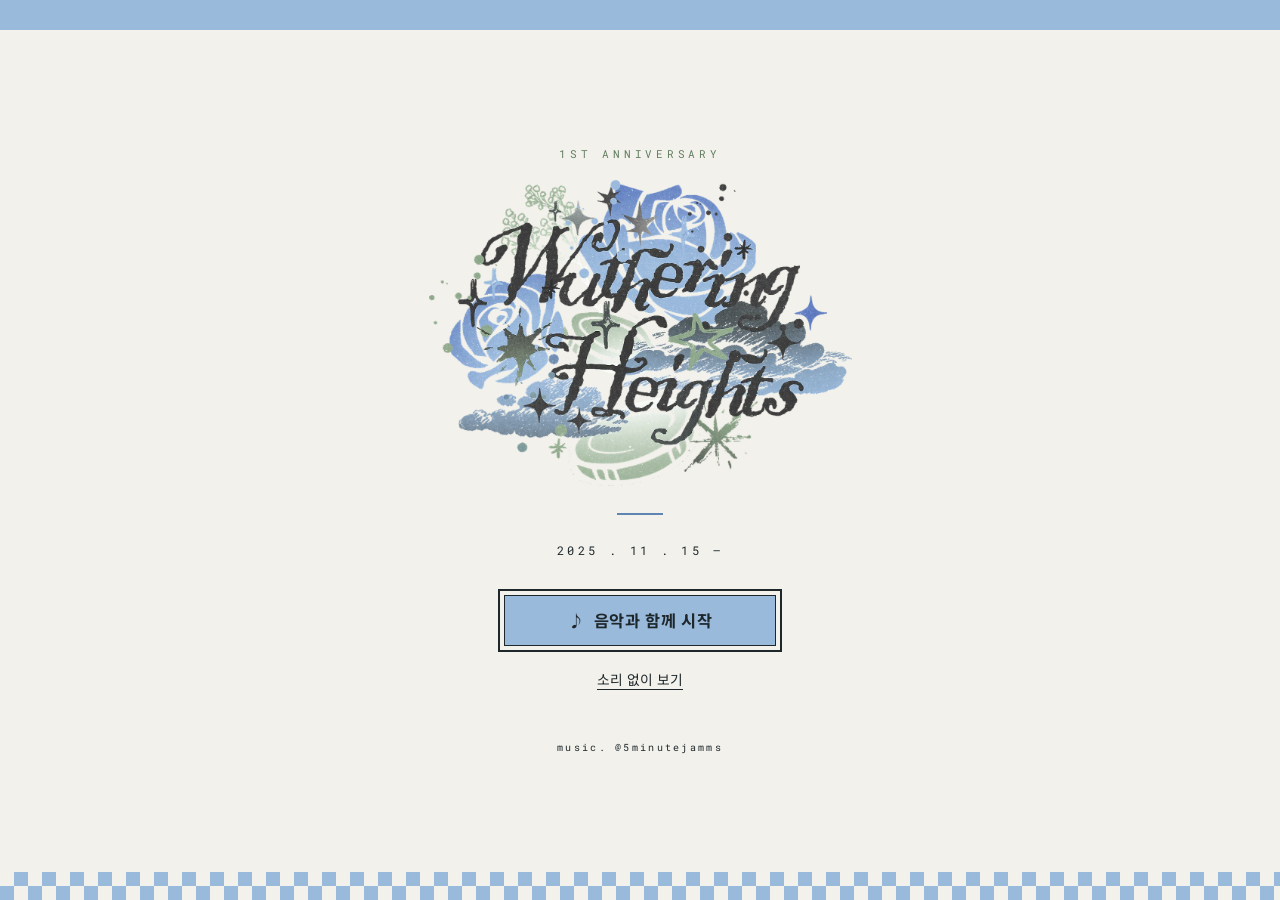
<file: index.html>
<!DOCTYPE html>
<html lang="ko">
<head>
<meta charset="utf-8">
<meta name="viewport" content="width=device-width, initial-scale=1, viewport-fit=cover">
<title>1ST ANNIVERSARY</title>
<link rel="icon" href="data:image/svg+xml,%3Csvg xmlns='http://www.w3.org/2000/svg' viewBox='0 0 32 32'%3E%3Crect width='32' height='32' fill='%239ABADB'/%3E%3Crect x='6' y='6' width='20' height='20' fill='%231E282C'/%3E%3C/svg%3E">
<link rel="preconnect" href="https://fonts.googleapis.com">
<link rel="preconnect" href="https://fonts.gstatic.com" crossorigin>
<link href="https://fonts.googleapis.com/css2?family=Noto+Sans+JP:wght@200;400;900&amp;family=Noto+Sans+KR:wght@300;500;700;900&amp;family=Roboto+Mono:wght@400;500&amp;family=Playfair+Display:ital,wght@1,500;1,700&amp;display=swap" rel="stylesheet">
<link rel="stylesheet" href="css/style.css?v=2">
</head>
<body>
  <audio id="bgmAudio" src="audio/after-the-wuthering.mp3" loop preload="auto"></audio>
  <!-- 여는 화면. 소리 나는 자동 재생이 막히면 이 화면이 뜹니다.
       글자는 content.js 가 아니라 여기서 직접 고칩니다. -->
  <dialog class="music-opening" id="musicOpening" aria-labelledby="musicOpeningTitle">
    <i class="music-opening__band" aria-hidden="true"></i>

    <div class="music-opening__sheet">
      <span class="music-opening__kicker">1ST ANNIVERSARY</span>
      <h1 class="music-opening__title" id="musicOpeningTitle">
        <img src="images/wordmark-art.webp" alt="Wuthering Heights">
      </h1>
      <i class="music-opening__rule" aria-hidden="true"></i>
      <span class="music-opening__date">2025 . 11 . 15 —</span>

      <!-- 이 버튼의 글자는 js 가 상태에 따라 바꿔 씁니다.
           안에 태그를 넣으면 지워지므로 글자만 둡니다 (음표는 css 로 붙입니다) -->
      <button class="music-opening__start" id="musicOpeningStart" type="button" autofocus>음악과 함께 시작</button>
      <button class="music-opening__skip" id="musicOpeningSkip" type="button">소리 없이 보기</button>

      <span class="music-opening__credit">music. @5minutejamms</span>
    </div>

    <i class="music-opening__check" aria-hidden="true"></i>
  </dialog>
  <noscript><style>.music-opening ~ .viewport{visibility:visible}</style></noscript>
  <script src="js/bgm.js?v=3" async></script>

<div class="viewport">
  <div class="stage" id="stage">

    <!-- ============ 그림 3점 ============ -->
    <div class="fig fig--head" id="figHead">
      <img class="fig__img" alt="" data-img="images/head.png">
      <svg class="fig__art" aria-hidden="true" preserveAspectRatio="xMidYMid meet" xmlns="http://www.w3.org/2000/svg" viewBox="0 0 620 860" fill="none">
<g stroke="currentColor" stroke-width="3.2" stroke-linecap="round" stroke-linejoin="round">
  <!-- hair : crown + right silhouette -->
  <path d="M250 214 C214 132 268 46 358 36 C466 24 540 96 538 196 C536 266 514 314 512 382 C510 458 528 524 512 588 C500 638 476 672 460 722 C448 758 444 800 448 840"/>
  <!-- hair : left silhouette, falls behind the face -->
  <path d="M250 214 C224 266 210 316 202 358 C190 414 150 442 128 492 C104 548 94 610 98 674 C100 722 96 782 86 840"/>
  <!-- bangs -->
  <path d="M254 206 C296 136 392 112 462 152 C498 173 516 204 520 240"/>
  <path d="M352 80 C398 122 422 172 424 230"/>
  <path d="M284 132 C302 176 306 222 294 266"/>
  <path d="M424 86 C470 118 498 162 506 214"/>
  <!-- strands, right -->
  <path d="M522 330 C538 418 526 508 502 586 C484 648 468 708 472 772"/>
  <path d="M486 386 C498 464 488 542 468 608"/>
  <path d="M556 246 C578 342 570 446 546 536"/>
  <!-- strands, left (outside the face) -->
  <path d="M142 516 C126 578 118 638 122 700"/>
  <!-- face contour : 3/4 facing left -->
  <path d="M250 206
           C234 240 222 270 214 300
           C209 320 206 336 200 352
           C190 378 172 396 166 410
           C160 424 176 428 196 428
           C206 428 200 438 194 448
           C187 459 186 465 192 472
           C200 480 202 484 196 492
           C190 500 194 506 204 512
           C214 519 222 527 232 540
           C254 570 282 590 320 598
           C360 606 404 596 430 568"/>
  <path d="M430 568 C456 542 468 506 470 472"/>
  <!-- ear -->
  <path d="M470 442 C500 436 510 464 502 496 C496 522 480 536 466 534"/>
  <path d="M478 464 C489 464 493 479 487 496"/>
</g>
<g stroke="currentColor" stroke-width="2.6" stroke-linecap="round" stroke-linejoin="round">
  <!-- brow -->
  <path d="M258 304 C292 282 348 280 386 294"/>
  <!-- eye -->
  <path d="M252 354 C276 322 334 316 372 340"/>
  <path d="M254 358 C278 386 336 392 372 344"/>
  <path d="M248 348 L234 334 M266 332 L257 316 M288 322 L283 304"/>
  <path d="M322 326 C342 326 356 342 356 360 C356 377 342 388 324 386 C306 384 298 368 300 352 C302 337 309 326 322 326 Z" fill="currentColor" stroke="none"/>
  <circle cx="336" cy="343" r="5.5" fill="var(--paper)" stroke="none"/>
  <!-- nose -->
  <path d="M198 420 C208 425 216 428 224 430"/>
  <!-- lips -->
  <path d="M194 461 C222 452 254 454 276 463"/>
  <path d="M198 470 C224 486 252 483 274 465"/>
</g>
<g stroke="currentColor" stroke-width="3.2" stroke-linecap="round" stroke-linejoin="round">
  <!-- neck -->
  <path d="M300 596 C298 636 292 662 282 686"/>
  <path d="M438 566 C444 612 456 644 470 668"/>
  <!-- shoulders / collar -->
  <path d="M150 860 C172 752 212 690 282 678"/>
  <path d="M470 664 C542 692 592 762 608 860"/>
  <path d="M282 686 C328 718 394 718 454 678"/>
  <path d="M316 708 C338 742 344 780 338 820"/>
  <path d="M422 704 C410 740 406 778 412 818"/>
</g>
</svg>
      <span class="fig__tag" data-txt="tagHead"></span>
    </div>

    <div class="fig fig--left" id="figLeft">
      <img class="fig__img" alt="" data-img="images/body-left.png">
      <svg class="fig__art" aria-hidden="true" preserveAspectRatio="xMidYMid meet" xmlns="http://www.w3.org/2000/svg" viewBox="0 0 560 1000" fill="none">
<g stroke="currentColor" stroke-width="3.2" stroke-linecap="round" stroke-linejoin="round">
  <!-- head, tilted back -->
  <path d="M300 32 C330 32 348 60 346 94 C344 124 328 148 310 155 C300 159 286 156 278 148 C264 134 254 112 258 84 C262 54 272 32 300 32 Z"/>
  <!-- neck -->
  <path d="M284 154 C283 176 280 190 276 202"/>
  <path d="M316 150 C318 174 322 188 328 198"/>
  <!-- RAISED ARM (up-left) -->
  <path d="M276 202 C244 206 214 188 182 154 C154 124 130 94 114 70"/>
  <path d="M114 70 C102 50 94 36 102 26 C112 14 126 22 130 38 C132 48 134 58 136 66"/>
  <path d="M136 66 C154 100 184 142 220 174 C236 188 246 206 250 232"/>
  <!-- LOWER ARM (down-right) -->
  <path d="M328 198 C364 212 396 252 416 308 C428 342 436 376 440 402"/>
  <path d="M440 402 C450 426 448 446 435 448 C422 450 414 436 417 420 C418 412 420 406 421 400"/>
  <path d="M421 400 C412 360 398 318 380 286 C364 258 350 240 340 232"/>
  <!-- torso -->
  <path d="M250 232 C252 288 254 340 258 392"/>
  <path d="M340 232 C340 290 340 342 338 394"/>
  <!-- top + skirt -->
  <path d="M276 204 C290 224 312 224 326 200"/>
  <path d="M266 216 C288 250 320 250 338 212"/>
  <path d="M258 392 C290 406 314 406 338 392"/>
  <path d="M258 398 C236 448 222 500 214 548"/>
  <path d="M338 394 C364 442 382 496 392 546"/>
  <path d="M214 548 C244 578 286 592 330 584 C356 579 378 566 392 546"/>
  <path d="M286 400 C284 460 282 516 282 566"/>
  <path d="M320 400 C328 458 336 512 342 560"/>
  <path d="M246 402 C238 458 230 510 224 556"/>
  <!-- LEFT LEG (bent) -->
  <path d="M242 568 C216 622 200 684 198 736 C196 786 208 834 226 872"/>
  <path d="M226 872 C230 896 242 910 258 905 C272 900 274 886 268 870"/>
  <path d="M268 870 C254 834 246 792 248 748 C250 700 266 644 292 594"/>
  <!-- RIGHT LEG (bent) -->
  <path d="M352 576 C382 630 398 696 396 750 C394 800 382 846 366 880"/>
  <path d="M366 880 C370 904 358 918 342 913 C328 908 324 894 328 876"/>
  <path d="M328 876 C340 842 348 802 346 760 C344 712 330 660 306 612"/>
</g>
<g stroke="currentColor" stroke-width="2.4" stroke-linecap="round" stroke-linejoin="round">
  <!-- hair : crown -->
  <path d="M256 94 C240 44 268 10 304 10 C346 10 370 46 360 98 C354 128 358 150 364 174" stroke-width="3.2"/>
  <path d="M256 94 C250 122 246 146 242 172" stroke-width="3.2"/>
  <path d="M266 62 C292 42 336 44 356 70"/>
  <!-- hair : streaming -->
  <path d="M366 170 C412 222 450 290 460 360 C468 414 486 454 510 484"/>
  <path d="M242 172 C214 218 192 282 190 346 C188 398 172 440 150 470"/>
  <path d="M256 160 C228 206 210 264 208 322"/>
  <path d="M300 160 C292 212 290 262 296 308"/>
  <!-- closed eyes -->
  <path d="M272 98 C280 91 290 91 297 96" stroke-width="2.2"/>
  <path d="M313 94 C321 88 330 89 336 94" stroke-width="2.2"/>
  <!-- knee hints -->
  <path d="M204 742 C212 748 222 748 230 742"/>
  <path d="M362 752 C370 748 380 748 388 752"/>
</g>
</svg>
      <span class="fig__tag" data-txt="tagLeft"></span>
    </div>

    <div class="fig fig--center" id="figCenter">
      <img class="fig__img" alt="" data-img="images/body-center.png">
      <svg class="fig__art" aria-hidden="true" preserveAspectRatio="xMidYMid meet" xmlns="http://www.w3.org/2000/svg" viewBox="0 0 460 1120" fill="none">
<g stroke="currentColor" stroke-width="3.2" stroke-linecap="round" stroke-linejoin="round">
  <!-- head -->
  <path d="M246 30 C274 32 290 60 288 92 C286 120 272 142 256 150 C248 154 234 153 226 147 C212 136 200 114 202 86 C204 56 220 28 246 30 Z"/>
  <!-- neck -->
  <path d="M230 148 C229 170 227 184 224 196"/>
  <path d="M262 144 C263 168 266 182 270 192"/>
  <!-- LEFT silhouette : shoulder, arm, hand, torso, skirt -->
  <path d="M224 196 C202 202 184 210 176 224
           C158 256 148 294 150 332
           C152 372 156 414 160 446"/>
  <path d="M160 446 C152 472 150 492 162 497 C173 501 180 490 178 474 C177 464 175 456 174 450"/>
  <path d="M174 450 C178 410 180 366 184 330 C188 292 192 266 198 250"/>
  <path d="M198 250 C202 298 205 352 206 400 C204 420 200 436 196 448"/>
  <path d="M196 448 C184 512 172 596 164 666 C161 686 159 696 158 702"/>
  <!-- RIGHT silhouette -->
  <path d="M270 192 C294 198 310 206 318 220
           C336 252 346 290 344 330
           C342 370 338 412 334 444"/>
  <path d="M334 444 C342 470 344 490 332 495 C321 499 314 488 316 472 C317 462 319 454 320 448"/>
  <path d="M320 448 C316 408 314 364 310 328 C306 290 302 264 296 248"/>
  <path d="M296 248 C292 296 289 350 288 400 C290 420 294 436 298 448"/>
  <path d="M298 448 C312 512 324 596 332 666 C335 686 337 696 338 702"/>
  <!-- skirt hem -->
  <path d="M158 702 C196 722 254 726 304 714 C322 710 332 706 338 702"/>
  <!-- legs -->
  <path d="M196 714 C190 790 186 876 190 948 C192 982 192 1002 194 1018"/>
  <path d="M232 722 C230 798 228 882 228 950 C228 982 228 1002 228 1016"/>
  <path d="M254 722 C254 798 254 882 256 950 C257 982 258 1002 258 1016"/>
  <path d="M292 712 C298 788 302 874 300 946 C299 980 298 1000 296 1016"/>
  <!-- feet -->
  <path d="M194 1018 C188 1042 188 1058 199 1062 C214 1067 224 1063 227 1056 C230 1050 228 1032 228 1016"/>
  <path d="M296 1016 C302 1040 302 1056 291 1060 C277 1065 266 1061 262 1054 C259 1048 258 1032 258 1016"/>
</g>
<g stroke="currentColor" stroke-width="2.4" stroke-linecap="round" stroke-linejoin="round">
  <!-- hair -->
  <path d="M200 92 C186 40 216 6 252 8 C294 10 316 48 304 100 C298 132 304 158 312 184" stroke-width="3.2"/>
  <path d="M200 92 C195 122 190 150 186 180" stroke-width="3.2"/>
  <path d="M210 60 C236 40 280 42 300 68"/>
  <path d="M314 180 C340 240 352 312 342 384 C334 442 346 490 360 528"/>
  <path d="M186 180 C168 236 160 298 168 354 C174 398 166 440 154 474"/>
  <path d="M294 162 C312 226 320 296 312 360 C306 410 314 452 326 486"/>
  <path d="M212 150 C200 208 196 264 202 314 C206 352 200 388 190 414"/>
  <path d="M254 152 C250 206 250 258 254 300"/>
  <!-- closed eyes -->
  <path d="M216 94 C224 87 234 87 241 92" stroke-width="2.2"/>
  <path d="M257 90 C265 84 274 85 280 90" stroke-width="2.2"/>
  <!-- neckline + bust + waist -->
  <path d="M224 198 C240 220 258 220 270 194"/>
  <path d="M214 210 C236 246 266 246 282 206"/>
  <path d="M206 404 C236 418 268 418 288 402"/>
  <!-- skirt folds -->
  <path d="M214 460 C208 544 202 630 198 706"/>
  <path d="M248 466 C248 550 248 636 248 716"/>
  <path d="M282 462 C288 546 294 632 298 708"/>
  <!-- knees -->
  <path d="M200 856 C208 862 218 862 226 858"/>
  <path d="M260 858 C268 862 278 862 286 856"/>
</g>
</svg>
    </div>

    <!-- ============ 타이포 ============ -->
    <div class="wordmark anim" style="--d:.55s">
      <h1 class="wordmark__main"><img src="images/wordmark-art.webp" alt="Wuthering Heights"></h1>
      <p class="wordmark__sub" data-txt="wordmarkSub"></p>
      <i class="wordmark__rule"></i>
    </div>

    <!-- 각 그림이 나타날 때 타자기처럼 찍히고, 그대로 남습니다 -->
    <div class="typed typed--right" id="typeRight" data-txt="typeRight"></div>
    <div class="typed typed--left"  id="typeLeft"  data-txt="typeLeft"></div>

    <span class="vtext vtext--left anim" style="--d:1.1s" data-txt="verticalLeft"></span>

    <span class="bignum anim" style="--d:1.25s" data-txt="bigNumber"></span>

    <p class="subtitle" data-txt="subtitle"></p>
    <button class="enter-hint" id="enter" type="button" data-txt="enterLabel"></button>
    <span class="cornermark anim" style="--d:1.5s" data-txt="cornermark"></span>

    <!-- ============ 위 / 아래 노란 띠 ============ -->
    <div class="band band--top">
      <span data-txt="topLeft"></span>
      <!-- 배경 음악 조작부 -->
      <div class="bgm" id="bgm">
        <button class="bgm__btn bgm__play" id="bgmPlay" type="button"
                aria-label="재생 / 정지"></button>
        <span class="bgm__eq" aria-hidden="true"><i></i><i></i><i></i></span>
        <input class="bgm__bar" id="bgmBar" type="range" min="0" max="1000" value="0"
                aria-label="재생 위치">
        <span class="bgm__time" id="bgmTime">0:00 / 0:00</span>
        <button class="bgm__btn bgm__mute" id="bgmMute" type="button"
                aria-label="음소거"><svg viewBox="0 0 16 16" aria-hidden="true" fill="none" stroke="currentColor" stroke-width="1.5" stroke-linecap="round" stroke-linejoin="round"><path d="M2.4 6.1h2.4L8.1 3.3v9.4L4.8 9.9H2.4z" fill="currentColor" stroke-width="1.2"/><g class="bgm__wave"><path d="M10.5 6.1a2.7 2.7 0 0 1 0 3.8"/><path d="M12.4 4.3a5.2 5.2 0 0 1 0 7.4"/></g><g class="bgm__x"><path d="M10.7 6.1l3.6 3.8"/><path d="M14.3 6.1l-3.6 3.8"/></g></svg></button>
        <input class="bgm__vol" id="bgmVol" type="range" min="0" max="100" value="55"
                aria-label="볼륨">
      </div>
      <span data-txt="topRight"></span>
    </div>

    <div class="band band--bottom">
      <span class="band__credit" data-txt="credit"></span>
      <span class="band__credit" data-txt="illustCredit"></span>
      <span class="band__credit" data-txt="logoCredit"></span>
      <span class="band__credit" data-txt="musicCredit"></span>
      <span class="marquee"><span class="marquee__inner" id="marquee"></span></span>
      <button class="replay" id="replay" type="button">REPLAY &#9654;</button>
    </div>

  </div>

  <i class="curtain curtain--top"></i>
  <i class="curtain curtain--bottom"></i>
</div>

<script src="content.js"></script>
<script src="js/main.js?v=2"></script>
</body>
</html>
</file>
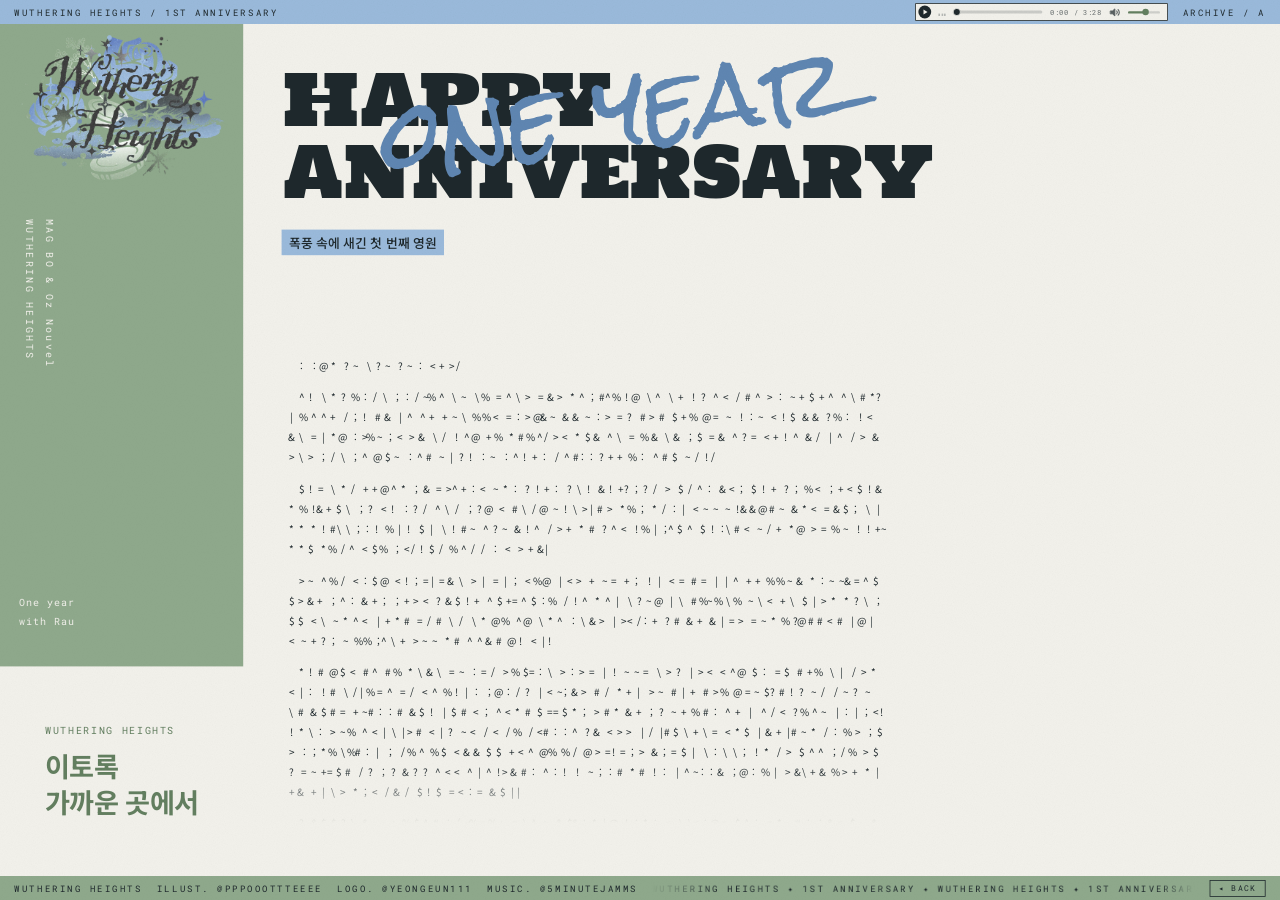
<file: page2.html>
<!DOCTYPE html>
<html lang="ko">
<head>
<meta charset="utf-8">
<meta name="viewport" content="width=device-width, initial-scale=1, viewport-fit=cover">
<title>WUTHERING HEIGHTS</title>
<link rel="icon" href="data:image/svg+xml,%3Csvg xmlns='http://www.w3.org/2000/svg' viewBox='0 0 32 32'%3E%3Crect width='32' height='32' fill='%239ABADB'/%3E%3Crect x='6' y='6' width='20' height='20' fill='%231E282C'/%3E%3C/svg%3E">
<link rel="preconnect" href="https://fonts.googleapis.com">
<link rel="preconnect" href="https://fonts.gstatic.com" crossorigin>
<link href="https://fonts.googleapis.com/css2?family=Holtwood+One+SC&amp;family=Rock+Salt&amp;family=Noto+Sans+JP:wght@200;400;900&amp;family=Noto+Sans+KR:wght@300;500;700;900&amp;family=Roboto+Mono:wght@400;500&amp;display=swap" rel="stylesheet">
<link rel="stylesheet" href="css/style.css">
</head>

<!-- is-playing : 위·아래 띠가 미끄러져 들어옵니다
     curtains-open : 앞 페이지에서 닫힌 커튼이 열립니다
     page-two : 스크립트가 이 페이지를 알아보게 하는 표시 -->
<body class="is-playing curtains-open page-two">
  <audio id="bgmAudio" src="audio/after-the-wuthering.mp3" loop preload="auto"></audio>
  <script src="js/bgm.js?v=2" async></script>

<div class="viewport">
  <div class="stage" id="stage">

    <!-- ============ 왼쪽 세로 색 띠 ============ -->
    <div class="p2side">
      <!-- 세 가지를 한 덩어리로 묶어 녹색 칸 한가운데에 둡니다 -->
      <div class="p2side__stack">
        <img class="p2side__logo" src="images/wordmark-art.webp" alt="Wuthering Heights">
        <span class="p2side__namesbox"><span class="p2side__names" data-txt="p2Names"></span></span>
        <span class="p2side__note"  data-txt="p2Note"></span>
      </div>
    </div>
    <!-- 녹색 칸 아래 흰 영역의 한가운데 -->
    <div class="p2foot">
      <!-- 글은 왼쪽 맞춤, 덩어리째로 흰 영역 한가운데 -->
      <div class="p2foot__in">
        <span class="p2mark" data-txt="p2Label"></span>
        <span class="p2heading" data-txt="p2Heading"></span>
      </div>
    </div>

    <!-- ============ 오른쪽 ============ -->
    <!-- 제목과 그 아래 한 줄을 한 묶음으로 둬서, 글자 크기가 바뀌어도
         둘 사이 간격이 항상 같게 유지됩니다 -->
    <div class="p2head">
      <h1 class="p2title" data-txt="p2Title" data-fit="820"></h1>
      <p  class="p2cap"><span data-txt="p2Caption"></span></p>
    </div>
    <!-- 편지가 다 드러나면 나타납니다 (js 가 body 에 letter-done 을 붙입니다).
         제목 아래 띠와 같은 줄, 오른쪽 빈 자리에 놓입니다. -->
    <a class="p2next" id="p2next" href="page3.html" data-txt="nextLabel"></a>

    <!-- 손글씨 : 아래 글자 윤곽선 안에서 펜이 지나가며 "one year" 가 쓰입니다. -->
    <span class="p2script" id="p2script">
      <!-- Rock Salt(OFL) 의 "one year" 글자 윤곽선을 clip 으로 쓰고,
           그 안에서 펜이 지나가며 글자가 쓰입니다. 획 순서 = path 순서. -->
      <svg class="p2script__svg" viewBox="-106 -864 5801 1073" aria-hidden="true"
           xmlns="http://www.w3.org/2000/svg">
        <defs>
          <clipPath id="oneYearClip"><path d="M646 -579Q640 -570 639 -559Q638 -548 638 -539Q638 -527 638 -516Q639 -504 639 -493V-478Q637 -471 633 -464Q629 -457 627 -450Q613 -413 613 -376V-374Q608 -362 604 -352Q599 -342 595 -332Q591 -323 589 -312Q587 -302 588 -288Q574 -253 551 -224Q528 -196 506 -166Q485 -158 468 -145Q450 -132 434 -116Q403 -106 373 -93Q343 -80 319 -58Q300 -56 281 -52Q262 -48 244 -40H232Q223 -40 219 -44Q206 -37 192 -34Q178 -32 164 -32Q146 -32 128 -34Q111 -37 93 -40Q83 -54 65 -62Q47 -69 33 -76Q4 -116 -9 -154Q-22 -191 -36 -238Q-34 -252 -29 -266Q-24 -279 -25 -295Q-7 -347 22 -390Q52 -432 90 -471Q90 -477 92 -481Q95 -485 93 -493Q94 -492 97 -492Q105 -492 107 -496Q109 -501 108 -507Q144 -530 174 -560Q203 -590 241 -610Q244 -619 251 -625Q258 -631 262 -639Q294 -648 320 -666Q346 -684 375 -698Q391 -707 406 -710Q420 -714 437 -718Q443 -720 448 -721Q453 -722 459 -722Q477 -722 494 -716Q511 -709 529 -709Q534 -709 538 -710Q541 -710 545 -711Q562 -690 588 -679Q594 -664 602 -653Q611 -642 620 -632Q629 -621 636 -608Q644 -596 646 -579ZM546 -527Q546 -532 545 -536Q535 -539 526 -544Q517 -549 506 -549Q499 -549 492 -546Q491 -553 486 -556Q482 -559 476 -562Q471 -564 466 -566Q460 -567 456 -571Q453 -579 450 -588Q446 -596 437 -600Q428 -591 416 -586Q404 -580 392 -575Q379 -570 368 -563Q356 -556 348 -546H330Q324 -535 313 -530Q302 -524 294 -514Q278 -506 264 -494Q251 -483 238 -470Q225 -458 212 -445Q200 -432 186 -421Q173 -393 158 -372Q142 -352 128 -331Q115 -310 106 -286Q96 -261 96 -225V-215Q96 -210 97 -205Q110 -191 118 -175Q127 -159 147 -152Q167 -144 190 -145Q212 -146 233 -140Q281 -149 326 -170Q370 -190 410 -219Q416 -224 424 -230Q432 -235 437 -241Q442 -246 446 -252Q449 -258 453 -263Q461 -276 471 -289Q481 -302 492 -313Q497 -335 505 -356Q513 -376 521 -396Q529 -416 534 -437Q540 -458 540 -481Q540 -486 540 -492Q539 -498 538 -503Q546 -514 546 -527Z M1373 -657Q1371 -645 1368 -636Q1364 -628 1366 -614Q1356 -613 1350 -608Q1345 -602 1342 -595Q1338 -588 1334 -580Q1331 -573 1326 -567Q1334 -531 1335 -494Q1336 -457 1340 -421Q1345 -375 1356 -330Q1366 -286 1366 -240Q1366 -226 1366 -214Q1365 -202 1365 -189Q1365 -181 1366 -172Q1366 -164 1366 -156Q1366 -127 1358 -98Q1351 -69 1347 -40Q1335 -29 1326 -16Q1318 -3 1309 8Q1300 19 1288 28Q1276 36 1258 39Q1255 49 1246 54Q1238 59 1232 68H1230Q1205 68 1187 61Q1169 54 1154 45Q1138 36 1122 26Q1106 16 1085 10Q1057 -13 1034 -40Q1011 -68 982 -90Q975 -110 964 -123Q952 -136 941 -153Q936 -160 934 -166Q931 -172 927 -180Q924 -188 918 -191Q911 -194 906 -198Q898 -229 883 -255Q868 -281 848 -305Q842 -294 838 -282Q835 -269 832 -256Q829 -244 824 -232Q820 -219 813 -209V-206Q813 -201 817 -200Q821 -199 821 -194Q821 -193 820 -192Q820 -191 820 -190Q815 -186 812 -180Q810 -174 802 -173Q803 -168 803 -163V-154Q803 -125 796 -96Q790 -67 790 -37V-24Q790 -17 791 -11Q793 -5 797 1Q801 7 801 12Q801 19 795 25Q802 30 811 36Q820 42 828 50Q835 57 840 66Q845 74 845 84Q845 101 834 108Q823 115 808 119Q792 123 776 126Q759 130 748 139H745Q733 139 727 132Q721 125 709 125Q690 94 683 56Q676 17 676 -18Q676 -61 684 -104Q691 -147 702 -189Q712 -231 724 -272Q737 -314 748 -356L749 -359Q749 -364 746 -366Q744 -368 744 -372Q744 -374 745 -374Q748 -384 752 -393Q755 -402 757 -413Q763 -441 766 -470Q768 -500 768 -529Q769 -558 770 -588Q772 -617 777 -646Q785 -654 792 -663Q799 -672 810 -679Q830 -678 850 -673Q870 -668 888 -657Q900 -614 904 -571Q909 -528 920 -485V-482Q920 -477 926 -478Q931 -478 934 -474Q932 -471 932 -467Q931 -463 931 -459V-442Q933 -434 936 -425Q939 -416 949 -414Q954 -382 964 -355Q974 -328 987 -303Q1000 -278 1015 -254Q1030 -229 1046 -202Q1071 -183 1089 -158Q1107 -134 1126 -112Q1144 -89 1168 -72Q1191 -55 1229 -51Q1234 -55 1236 -62L1241 -76Q1244 -83 1248 -88Q1251 -94 1258 -97Q1260 -125 1262 -154Q1265 -183 1275 -209Q1270 -218 1270 -231Q1270 -241 1272 -250Q1273 -259 1273 -268Q1273 -287 1265 -299Q1265 -306 1266 -314Q1267 -321 1272 -328Q1264 -348 1260 -370Q1255 -392 1255 -415Q1255 -428 1258 -442Q1252 -457 1250 -477L1246 -518Q1244 -539 1240 -557Q1236 -575 1225 -586Q1231 -595 1231 -607Q1231 -627 1225 -645Q1219 -663 1219 -683Q1219 -697 1225 -711Q1247 -710 1268 -706Q1290 -703 1311 -703Q1317 -695 1325 -690Q1333 -685 1342 -680Q1351 -676 1360 -671Q1368 -666 1373 -657Z M2106 -636V-632Q2099 -630 2099 -622Q2088 -617 2076 -614Q2064 -612 2053 -607Q2042 -608 2030 -608Q2019 -609 2008 -609Q1978 -609 1948 -607Q1918 -605 1888 -607Q1874 -599 1858 -594Q1841 -590 1826 -590Q1814 -590 1805 -593Q1781 -581 1752 -573Q1724 -565 1695 -558Q1666 -550 1640 -540Q1613 -531 1593 -514Q1591 -500 1590 -486Q1589 -473 1589 -460Q1589 -446 1590 -434Q1592 -422 1597 -410Q1602 -408 1608 -407Q1615 -406 1620 -406Q1625 -406 1630 -408Q1635 -409 1637 -414Q1652 -416 1667 -416Q1682 -415 1697 -415Q1712 -415 1726 -416Q1741 -417 1755 -421Q1771 -425 1786 -426Q1802 -427 1817 -428Q1832 -429 1848 -432Q1864 -434 1881 -442Q1894 -437 1908 -437Q1921 -437 1934 -435Q1941 -430 1946 -424Q1950 -418 1950 -410Q1950 -396 1940 -382Q1930 -368 1924 -356H1913Q1889 -356 1866 -350Q1844 -343 1822 -334Q1799 -326 1776 -320Q1754 -313 1730 -313Q1726 -313 1726 -308Q1725 -304 1723 -302Q1718 -303 1708 -303Q1685 -303 1664 -298Q1643 -293 1621 -293Q1615 -293 1609 -294Q1603 -294 1597 -295Q1592 -287 1584 -284Q1576 -282 1569 -276Q1566 -267 1566 -254Q1565 -241 1564 -228Q1564 -214 1562 -202Q1560 -190 1554 -183Q1555 -178 1562 -180Q1569 -181 1569 -173Q1569 -164 1567 -154Q1565 -144 1565 -134Q1565 -115 1570 -92Q1574 -70 1584 -51Q1593 -32 1609 -20Q1625 -7 1649 -7Q1665 -7 1679 -13Q1693 -19 1702 -33L1707 -34Q1711 -34 1714 -33Q1718 -32 1722 -32Q1728 -32 1738 -40Q1747 -47 1758 -57Q1770 -67 1782 -76Q1794 -86 1805 -90Q1812 -104 1818 -118Q1825 -132 1838 -140V-169Q1848 -180 1860 -189Q1871 -198 1877 -212Q1882 -210 1886 -209Q1891 -208 1896 -208Q1901 -208 1906 -209Q1912 -210 1917 -212Q1925 -201 1930 -188Q1934 -174 1941 -162Q1932 -144 1920 -119Q1908 -94 1894 -69Q1880 -44 1864 -22Q1849 1 1834 13Q1831 16 1821 20Q1810 28 1801 36Q1792 43 1784 53Q1755 62 1728 77Q1702 92 1676 106Q1664 103 1650 103Q1638 103 1626 104Q1614 106 1600 106Q1596 101 1588 100Q1581 98 1583 89Q1549 87 1528 70Q1507 54 1492 30Q1478 6 1469 -22Q1460 -50 1450 -76V-79Q1450 -84 1454 -85Q1458 -86 1458 -91Q1458 -93 1457 -94Q1454 -105 1452 -113Q1450 -121 1450 -132Q1450 -148 1452 -164Q1454 -179 1454 -195Q1454 -211 1450 -223Q1454 -228 1456 -236Q1459 -245 1460 -254Q1461 -263 1462 -272Q1462 -281 1464 -288Q1460 -299 1457 -308Q1454 -316 1454 -328V-335Q1464 -352 1471 -370Q1478 -388 1486 -407V-410Q1486 -439 1484 -468Q1482 -497 1482 -526V-545Q1482 -555 1483 -564Q1491 -568 1495 -575Q1499 -582 1507 -586H1540L1546 -596Q1549 -601 1550 -607Q1561 -610 1572 -616Q1582 -621 1591 -627Q1605 -635 1616 -642Q1628 -648 1640 -652Q1651 -657 1664 -660Q1677 -663 1694 -665Q1702 -665 1704 -668Q1707 -671 1712 -675Q1724 -673 1736 -672Q1748 -670 1760 -670Q1784 -670 1805 -679Q1835 -679 1864 -680Q1894 -681 1924 -681Q1950 -681 1976 -679Q2002 -677 2027 -672Q2036 -675 2047 -675Q2059 -675 2072 -672Q2084 -670 2096 -672Q2097 -661 2102 -654Q2106 -646 2106 -636Z M3007 -688Q3007 -679 3000 -673Q2992 -667 2992 -664Q2992 -658 2994 -656Q2996 -653 2996 -650V-645Q2986 -635 2981 -624Q2976 -612 2973 -600Q2970 -587 2968 -574Q2965 -561 2961 -549Q2956 -537 2948 -528Q2940 -520 2935 -509Q2927 -491 2923 -472Q2919 -453 2906 -437V-432Q2905 -425 2910 -420Q2891 -395 2880 -360Q2869 -326 2862 -288Q2855 -251 2850 -214Q2845 -176 2838 -146Q2843 -124 2854 -104Q2864 -85 2874 -64Q2894 -59 2912 -50Q2931 -41 2939 -21Q2937 -1 2926 10Q2915 21 2899 33Q2888 29 2881 26Q2874 24 2860 26Q2841 11 2824 2Q2808 -7 2795 -29Q2793 -32 2789 -32H2780Q2775 -44 2768 -58Q2761 -71 2754 -86Q2747 -100 2742 -114Q2737 -129 2737 -141Q2737 -192 2746 -242Q2756 -293 2756 -345V-355Q2736 -350 2716 -341Q2697 -332 2677 -327Q2670 -325 2669 -320Q2668 -315 2663 -312Q2653 -311 2644 -310Q2635 -310 2627 -310Q2610 -310 2592 -312Q2573 -313 2555 -318Q2537 -323 2522 -332Q2506 -341 2494 -355Q2492 -354 2489 -353Q2486 -352 2483 -352Q2480 -352 2477 -353Q2474 -354 2472 -355Q2464 -366 2459 -379L2449 -405Q2444 -418 2438 -430Q2432 -442 2422 -452Q2419 -470 2419 -487Q2419 -505 2422 -522Q2424 -539 2429 -556Q2425 -568 2424 -581Q2422 -594 2422 -607Q2422 -622 2425 -638Q2428 -654 2435 -668Q2442 -681 2454 -690Q2467 -699 2485 -699Q2505 -699 2522 -688Q2539 -678 2555 -667Q2557 -655 2558 -644Q2559 -632 2559 -619Q2559 -595 2556 -570Q2554 -546 2554 -521Q2554 -495 2560 -472Q2567 -450 2584 -430H2588Q2596 -431 2602 -427Q2608 -423 2616 -423Q2623 -423 2627 -428Q2631 -434 2637 -434Q2643 -434 2646 -432Q2649 -430 2651 -430Q2662 -430 2676 -438Q2690 -446 2694 -456Q2698 -453 2704 -453Q2712 -453 2719 -458Q2726 -463 2737 -463Q2743 -463 2742 -470Q2740 -478 2745 -480Q2757 -485 2772 -494Q2786 -504 2795 -506Q2800 -519 2808 -530Q2815 -542 2823 -552Q2826 -575 2835 -596Q2844 -617 2854 -638Q2864 -659 2873 -680Q2882 -701 2885 -724Q2896 -735 2902 -748Q2909 -761 2914 -774Q2924 -777 2939 -778Q2954 -778 2965 -778H2982Q2985 -772 2990 -767L3000 -757Q2991 -743 2991 -729Q2991 -718 2996 -708Q3001 -697 3007 -688Z M3658 -636V-632Q3651 -630 3651 -622Q3640 -617 3628 -614Q3616 -612 3605 -607Q3594 -608 3582 -608Q3571 -609 3560 -609Q3530 -609 3500 -607Q3470 -605 3440 -607Q3426 -599 3410 -594Q3393 -590 3378 -590Q3366 -590 3357 -593Q3333 -581 3304 -573Q3276 -565 3247 -558Q3218 -550 3192 -540Q3165 -531 3145 -514Q3143 -500 3142 -486Q3141 -473 3141 -460Q3141 -446 3142 -434Q3144 -422 3149 -410Q3154 -408 3160 -407Q3167 -406 3172 -406Q3177 -406 3182 -408Q3187 -409 3189 -414Q3204 -416 3219 -416Q3234 -415 3249 -415Q3264 -415 3278 -416Q3293 -417 3307 -421Q3323 -425 3338 -426Q3354 -427 3369 -428Q3384 -429 3400 -432Q3416 -434 3433 -442Q3446 -437 3460 -437Q3473 -437 3486 -435Q3493 -430 3498 -424Q3502 -418 3502 -410Q3502 -396 3492 -382Q3482 -368 3476 -356H3465Q3441 -356 3418 -350Q3396 -343 3374 -334Q3351 -326 3328 -320Q3306 -313 3282 -313Q3278 -313 3278 -308Q3277 -304 3275 -302Q3270 -303 3260 -303Q3237 -303 3216 -298Q3195 -293 3173 -293Q3167 -293 3161 -294Q3155 -294 3149 -295Q3144 -287 3136 -284Q3128 -282 3121 -276Q3118 -267 3118 -254Q3117 -241 3116 -228Q3116 -214 3114 -202Q3112 -190 3106 -183Q3107 -178 3114 -180Q3121 -181 3121 -173Q3121 -164 3119 -154Q3117 -144 3117 -134Q3117 -115 3122 -92Q3126 -70 3136 -51Q3145 -32 3161 -20Q3177 -7 3201 -7Q3217 -7 3231 -13Q3245 -19 3254 -33L3259 -34Q3263 -34 3266 -33Q3270 -32 3274 -32Q3280 -32 3290 -40Q3299 -47 3310 -57Q3322 -67 3334 -76Q3346 -86 3357 -90Q3364 -104 3370 -118Q3377 -132 3390 -140V-169Q3400 -180 3412 -189Q3423 -198 3429 -212Q3434 -210 3438 -209Q3443 -208 3448 -208Q3453 -208 3458 -209Q3464 -210 3469 -212Q3477 -201 3482 -188Q3486 -174 3493 -162Q3484 -144 3472 -119Q3460 -94 3446 -69Q3432 -44 3416 -22Q3401 1 3386 13Q3383 16 3373 20Q3362 28 3353 36Q3344 43 3336 53Q3307 62 3280 77Q3254 92 3228 106Q3216 103 3202 103Q3190 103 3178 104Q3166 106 3152 106Q3148 101 3140 100Q3133 98 3135 89Q3101 87 3080 70Q3059 54 3044 30Q3030 6 3021 -22Q3012 -50 3002 -76V-79Q3002 -84 3006 -85Q3010 -86 3010 -91Q3010 -93 3009 -94Q3006 -105 3004 -113Q3002 -121 3002 -132Q3002 -148 3004 -164Q3006 -179 3006 -195Q3006 -211 3002 -223Q3006 -228 3008 -236Q3011 -245 3012 -254Q3013 -263 3014 -272Q3014 -281 3016 -288Q3012 -299 3009 -308Q3006 -316 3006 -328V-335Q3016 -352 3023 -370Q3030 -388 3038 -407V-410Q3038 -439 3036 -468Q3034 -497 3034 -526V-545Q3034 -555 3035 -564Q3043 -568 3047 -575Q3051 -582 3059 -586H3092L3098 -596Q3101 -601 3102 -607Q3113 -610 3124 -616Q3134 -621 3143 -627Q3157 -635 3168 -642Q3180 -648 3192 -652Q3203 -657 3216 -660Q3229 -663 3246 -665Q3254 -665 3256 -668Q3259 -671 3264 -675Q3276 -673 3288 -672Q3300 -670 3312 -670Q3336 -670 3357 -679Q3387 -679 3416 -680Q3446 -681 3476 -681Q3502 -681 3528 -679Q3554 -677 3579 -672Q3588 -675 3599 -675Q3611 -675 3624 -672Q3636 -670 3648 -672Q3649 -661 3654 -654Q3658 -646 3658 -636Z M4354 -73Q4351 -59 4342 -50Q4332 -42 4319 -37Q4306 -32 4292 -30Q4279 -29 4268 -29Q4263 -29 4258 -30Q4254 -30 4249 -30Q4244 -30 4244 -25Q4244 -20 4239 -18Q4234 -20 4229 -21Q4224 -22 4219 -22Q4212 -22 4206 -21Q4199 -20 4193 -20Q4185 -20 4182 -22Q4178 -24 4176 -26Q4173 -29 4170 -32Q4168 -35 4163 -37Q4156 -40 4152 -38Q4147 -36 4138 -44Q4126 -54 4118 -68Q4109 -83 4101 -99Q4093 -115 4084 -131Q4075 -147 4063 -159H4055Q4037 -159 4030 -144Q4025 -147 4020 -152Q4015 -156 4009 -159Q3986 -152 3961 -147Q3936 -142 3911 -142H3897Q3891 -142 3884 -144Q3874 -140 3866 -134Q3858 -129 3848 -129Q3842 -129 3834 -133Q3828 -133 3828 -128Q3829 -123 3822 -123H3813Q3799 -123 3786 -122Q3772 -121 3758 -121Q3739 -121 3719 -126Q3714 -123 3708 -123Q3704 -121 3702 -116Q3700 -112 3698 -108Q3696 -105 3692 -102Q3689 -100 3683 -101Q3681 -89 3673 -82Q3665 -75 3665 -61Q3654 -55 3647 -46Q3640 -37 3633 -27Q3626 -17 3618 -8Q3611 1 3600 6Q3595 12 3597 25Q3586 34 3570 41Q3554 48 3540 48Q3511 48 3500 17Q3500 7 3502 -4Q3503 -16 3506 -26Q3509 -37 3515 -46Q3521 -54 3532 -58Q3532 -67 3526 -70Q3520 -74 3521 -83Q3548 -96 3568 -117Q3588 -138 3604 -162Q3621 -185 3638 -209Q3655 -233 3676 -252V-273Q3706 -305 3715 -345Q3726 -347 3730 -355Q3733 -363 3733 -374Q3738 -374 3740 -378Q3741 -383 3748 -381Q3757 -405 3768 -425Q3779 -445 3790 -466Q3801 -486 3810 -508Q3818 -530 3822 -557Q3836 -558 3838 -570Q3839 -583 3841 -593Q3856 -607 3864 -626Q3871 -645 3877 -666Q3883 -686 3890 -706Q3898 -727 3912 -743V-746Q3912 -751 3908 -752Q3904 -754 3904 -759Q3905 -760 3905 -761Q3917 -766 3923 -778Q3929 -789 3941 -794Q3962 -777 3978 -774Q3994 -770 4020 -768Q4033 -754 4034 -734Q4036 -715 4041 -696Q4049 -664 4058 -634Q4068 -603 4073 -571Q4076 -552 4084 -535Q4092 -518 4095 -500Q4097 -486 4095 -468Q4093 -451 4099 -438L4106 -422Q4111 -411 4114 -399Q4118 -387 4121 -375Q4129 -345 4136 -310Q4142 -276 4156 -248Q4161 -238 4172 -234Q4182 -230 4195 -228Q4208 -227 4220 -228Q4233 -228 4242 -228H4252Q4258 -228 4264 -226Q4268 -218 4268 -212Q4268 -200 4260 -193Q4252 -186 4252 -177Q4252 -172 4256 -166Q4252 -167 4244 -167Q4221 -167 4199 -159Q4207 -142 4220 -130Q4234 -119 4249 -109Q4259 -117 4270 -117Q4282 -117 4292 -112Q4303 -106 4315 -106Q4324 -106 4328 -109Q4336 -100 4341 -90Q4346 -81 4354 -73ZM4041 -233Q4039 -250 4034 -258Q4030 -265 4027 -276Q4023 -290 4022 -306Q4020 -322 4017 -337Q4010 -371 4002 -405Q3993 -439 3980 -471Q3984 -477 3984 -482V-485Q3975 -495 3971 -510Q3967 -524 3964 -538Q3960 -553 3954 -566Q3949 -578 3937 -586Q3934 -580 3934 -572Q3934 -565 3936 -559Q3937 -553 3937 -546Q3927 -541 3922 -530Q3918 -520 3908 -514Q3900 -482 3885 -454Q3870 -425 3854 -397Q3837 -369 3822 -340Q3807 -312 3798 -281Q3785 -272 3780 -258Q3776 -244 3776 -230Q3785 -225 3796 -224Q3808 -224 3819 -224Q3830 -224 3840 -222Q3850 -220 3858 -212Q3871 -216 3886 -218Q3902 -219 3912 -226Q3932 -219 3955 -219Q3967 -219 3978 -221Q3990 -223 4001 -226Q4010 -224 4015 -220Q4020 -215 4030 -216Q4035 -220 4036 -224Q4037 -229 4041 -233Z M5625 -174Q5623 -159 5614 -151Q5606 -143 5595 -136Q5590 -137 5586 -138Q5581 -138 5576 -138Q5545 -139 5518 -130Q5490 -121 5461 -117Q5451 -115 5442 -116Q5434 -116 5425 -114Q5393 -109 5357 -106Q5321 -103 5285 -98Q5249 -94 5214 -88Q5180 -81 5150 -69Q5147 -71 5144 -74Q5141 -76 5137 -76Q5127 -76 5118 -73Q5109 -70 5100 -71Q5090 -65 5078 -62Q5067 -60 5056 -58Q5044 -57 5033 -54Q5022 -51 5012 -43Q5004 -47 4992 -48Q4981 -48 4977 -55Q4954 -44 4928 -41Q4903 -38 4877 -39Q4860 -40 4838 -44Q4816 -48 4794 -56Q4772 -63 4753 -74Q4734 -84 4724 -99Q4717 -109 4714 -121Q4711 -133 4700 -139Q4703 -162 4707 -184Q4711 -206 4715 -229Q4735 -246 4753 -265Q4771 -284 4787 -305Q4806 -314 4822 -327Q4839 -340 4856 -354Q4872 -367 4888 -380Q4905 -393 4924 -403Q4927 -410 4932 -414Q4938 -419 4944 -424Q4950 -428 4955 -434Q4960 -439 4962 -447Q4997 -468 5023 -500Q5049 -532 5057 -572Q5040 -586 5018 -590Q4997 -595 4974 -597Q4954 -598 4932 -597Q4911 -596 4889 -598Q4867 -591 4844 -589Q4820 -587 4797 -586Q4774 -584 4752 -580Q4729 -575 4708 -563Q4704 -563 4700 -564Q4697 -565 4693 -565Q4661 -566 4633 -552Q4605 -539 4578 -526Q4576 -522 4576 -520Q4576 -514 4578 -508Q4581 -503 4581 -497Q4580 -496 4580 -495Q4580 -494 4579 -493Q4578 -488 4576 -484Q4575 -480 4573 -475Q4562 -443 4561 -412Q4560 -386 4561 -361Q4562 -336 4561 -310Q4559 -278 4551 -250Q4556 -226 4560 -200Q4564 -173 4570 -147Q4576 -121 4584 -96Q4593 -72 4607 -50Q4606 -48 4608 -47Q4610 -46 4612 -46H4620Q4625 -46 4624 -42Q4626 -39 4627 -36Q4628 -34 4631 -32Q4633 -29 4631 -24Q4630 -4 4621 13Q4612 30 4610 50Q4598 53 4588 53Q4571 52 4558 44Q4545 35 4534 23Q4523 11 4513 -2Q4503 -14 4491 -23Q4484 -51 4478 -85Q4471 -119 4456 -143Q4460 -152 4460 -165Q4461 -185 4456 -204Q4452 -224 4454 -244Q4454 -255 4456 -266Q4459 -277 4460 -288Q4461 -305 4456 -321Q4452 -337 4453 -354Q4454 -362 4456 -370Q4459 -377 4464 -383Q4459 -395 4461 -406Q4462 -423 4465 -438Q4468 -453 4469 -468Q4469 -476 4468 -484Q4467 -491 4465 -498L4456 -501Q4450 -501 4444 -498Q4439 -495 4435 -491Q4431 -487 4428 -484Q4425 -482 4422 -482Q4420 -482 4418 -482Q4415 -483 4413 -483Q4411 -483 4406 -479Q4400 -475 4392 -470Q4385 -466 4378 -462Q4371 -457 4367 -456Q4356 -458 4350 -464Q4343 -469 4338 -474Q4332 -480 4326 -484Q4320 -489 4311 -488Q4308 -494 4308 -501Q4307 -508 4308 -515V-531Q4315 -544 4326 -552Q4338 -561 4351 -567L4377 -579Q4390 -585 4401 -594H4410Q4428 -593 4442 -601Q4455 -609 4467 -620Q4479 -630 4492 -641Q4504 -652 4519 -658Q4530 -653 4542 -650Q4554 -646 4567 -645Q4580 -645 4594 -649Q4608 -653 4616 -664Q4621 -662 4624 -662Q4628 -661 4633 -661Q4648 -660 4663 -666Q4678 -671 4692 -679Q4712 -678 4732 -682Q4751 -685 4770 -689Q4790 -693 4810 -696Q4829 -700 4849 -699Q4882 -698 4914 -705Q4946 -712 4979 -710Q5002 -709 5024 -706Q5047 -704 5070 -705Q5083 -699 5094 -694Q5104 -690 5120 -692Q5152 -665 5178 -629V-612Q5177 -589 5170 -567Q5163 -545 5154 -524Q5144 -502 5133 -482Q5122 -461 5112 -441Q5047 -382 4982 -324Q4917 -266 4848 -212Q4846 -202 4842 -194Q4839 -186 4838 -177Q4838 -172 4839 -169Q4846 -167 4852 -162Q4857 -156 4855 -147H4864Q4869 -147 4869 -143L4885 -142Q4923 -140 4961 -144Q4999 -148 5038 -153Q5076 -158 5114 -162Q5152 -167 5190 -168Q5199 -171 5209 -173Q5219 -175 5227 -181H5230Q5237 -181 5240 -177Q5244 -173 5251 -172Q5256 -172 5262 -174Q5267 -176 5273 -177Q5287 -181 5302 -182Q5318 -183 5333 -185Q5391 -190 5448 -192Q5505 -193 5562 -206Q5567 -199 5576 -196Q5585 -194 5595 -192Q5605 -189 5614 -186Q5622 -183 5625 -174Z"/></clipPath>
        </defs>
        <g class="p2script__pen" clip-path="url(#oneYearClip)" fill="none"
           stroke="currentColor" stroke-width="236"
           stroke-linecap="round" stroke-linejoin="round">
          <path d="M447 -650 L492 -647 L543 -602 L573 -583 L583 -566 L585 -527 L569 -413 L520 -278 L465 -207 L393 -157 L285 -110 L198 -98 L153 -98 L87 -122 L74 -134 L51 -170 L39 -245 L51 -308 L84 -371 L153 -467 L294 -585 L393 -638 L447 -650"/>  <!-- o -->
          <path d="M832 -624 L835 -492 L845 -384 L838 -372 L792 -333 L756 -198 L733 -48 L738 30 L751 66 L760 73 L805 81"/>  <!-- n -->
          <path d="M1279 -636 L1294 -420 L1315 -246 L1315 -168 L1297 -78 L1261 -22 L1201 -9 L1159 -18 L1117 -40 L1078 -78 L992 -180 L945 -255 L904 -339 L844 -375"/>
          <path d="M2074 -648 L1867 -645 L1804 -633 L1753 -632 L1690 -614 L1594 -575 L1552 -546 L1540 -528 L1537 -381 L1541 -360 L1514 -309 L1504 -141 L1522 -48 L1540 -9 L1561 17 L1597 35 L1645 41 L1705 27 L1771 -6 L1819 -45 L1840 -69 L1893 -165 L1897 -183"/>  <!-- e -->
          <path d="M1903 -405 L1771 -376 L1696 -368 L1660 -357 L1543 -357"/>
          <path d="M2947 -736 L2944 -697 L2850 -466 L2812 -421 L2791 -410 L2611 -375 L2563 -382 L2524 -404 L2506 -433 L2490 -505 L2488 -631"/>  <!-- y -->
          <path d="M2812 -421 L2803 -283 L2791 -202 L2793 -142 L2810 -82 L2834 -49 L2857 -30 L2893 -16"/>
          <path d="M3626 -648 L3419 -645 L3356 -633 L3305 -632 L3242 -614 L3146 -575 L3104 -546 L3092 -528 L3089 -381 L3093 -360 L3066 -309 L3056 -141 L3074 -48 L3092 -9 L3113 17 L3149 35 L3197 41 L3257 27 L3323 -6 L3371 -45 L3392 -69 L3445 -165 L3449 -183"/>  <!-- e -->
          <path d="M3455 -405 L3323 -376 L3248 -368 L3212 -357 L3095 -357"/>
          <path d="M3941 -770 L3965 -713 L3968 -671 L3964 -645 L3902 -599 L3838 -458 L3764 -317 L3746 -293 L3725 -191 L3663 -155 L3614 -89 L3565 -41 L3557 -17 L3545 -2"/>  <!-- a -->
          <path d="M3962 -641 L3998 -614 L4022 -536 L4045 -449 L4051 -401 L4080 -293 L4085 -215 L4070 -198 L4052 -191 L3959 -191 L3818 -178 L3737 -179 L3722 -185"/>
          <path d="M4088 -218 L4147 -172 L4166 -104 L4187 -83 L4214 -74 L4316 -71"/>
          <path d="M4241 -212 L4214 -199 L4178 -194 L4151 -170"/>
          <path d="M4517 -557 L4533 -583 L4562 -597 L4643 -611 L4739 -635 L4865 -650 L5012 -653 L5066 -642 L5095 -623 L5103 -599 L5100 -572 L5088 -515 L5068 -476 L4964 -377 L4820 -263 L4798 -233 L4780 -179 L4780 -161 L4792 -129 L4826 -105 L4886 -95 L4970 -98 L5255 -140 L5450 -158 L5525 -170 L5567 -167 L5594 -173"/>  <!-- r -->
          <path d="M4517 -557 L4415 -541 L4373 -521 L4337 -515"/>
          <path d="M4517 -557 L4520 -533 L4505 -311 L4505 -191 L4531 -77 L4553 -38 L4574 -14"/>
        </g>
      </svg>
    </span>

    <!-- ============ 글 ============
         문단을 고치려면 아래 <p> … </p> 안쪽만 손보세요.
         문단을 추가하려면 <p>새 문단</p> 줄을 하나 더 넣으면 됩니다.
         칸보다 길면 자동으로 스크롤됩니다. -->
    <div class="p2letter">
      <p>온 마음을 바쳐 사랑한 사람이 있었다.</p>
      <p>나는 당신의 무정함을 사랑했다. 내 푼수 짓에 콧김으로 흘리던 비웃음을, 그러다 어느 틈에 나를 향한 시선이 슬쩍 누그러지던 순간까지. 내 손바닥에 순순히 뺨을 맡겨 오던 당신의 온기를 사랑했다. 그 살갗 밑으로 옅게 비치던 핏기와 아무 말 없이도 당신이 살아 있음을 일러 주던 가느다란 맥을. 당신은 내가 오래 머물고 싶은 곳이었다. 나는 당신을 만질 수 있는 곳에 손을 두고 당신의 목소리가 닿는 곳에 귀를 두었으며 그렇게 내게 주어진 하루를 사랑하는 법을 당신에게서 배웠다. 사랑하지 않을 도리가 없었다.</p>
      <p>우리의 사랑이 서툴렀다는 것을 안다. 서로의 허기를 사랑이라 부르며 보채고, 다정한 말 한마디를 얻으려 마음을 있는 대로 흐트러뜨렸다는 것도. 그래도 나는 사랑 앞에서 우리가 드러낸 그 가난까지 사랑한다. 당신 앞에서 의연하지 못했던 나를, 내게만은 기어이 이해받고 싶어 하던 당신을. 서로에게 내보일 것이 상처뿐인 날에도 우리는 그것을 들고 서로를 찾아갔다. 받아 달라고. 이런 나라도 당신 품에 두어 달라고. 그토록 초라하고 간절한 청을, 우리는 서로에게 할 수 있었다.</p>
      <p>나는 당신을 진심으로 사랑했다. 대답이 없는 입술을 두고도 다시는 내 손을 덥혀 주지 못할 뺨을 두고도 같은 마음으로 사랑한다. 당신은 떠났지만 당신을 사랑할 이유까지 데려가지는 못했다. 창으로는 여전히 당신이 좋아하던 빛이 든다. 당신이 웃었을 법한 이야기를 들으면 고개가 먼저 옆자리로 돌아가고 저녁이 오면 이걸 보여 주고 싶다는 생각부터 한다. 아, 이 모든 것을 누구에게 주어야 할까. 당신으로 말미암아 사랑하게 된 세계를, 이제 누구와 함께 살아가야 하는 걸까.</p>
      <p>음악이 흐르면 나는 먼저 빈자리를 향해 허리를 숙인다. 느린 삼박자에 맞춰 당신이 다가설 만큼의 자리를 비워 두고 당신의 손이 놓이던 높이로 손을 든다. 허공에 벌린 팔은 오래도록 다물어지지 않는다. 나는 아직 당신이 내게 기대던 무게를 기억한다. 당신을 받아 안느라 반 걸음 물러서던 발과, 이윽고 균형을 되찾아 함께 움직이던 몸을. 이제는 아무도 나를 밀어 오지 않는데 나는 그 다정한 물러섬을 되풀이한다. 이만큼의 너비가 당신이었다. 팔 안쪽이 아직 그걸 알고 있다. 그러니 조금 늦어도 좋았다. 당신에게서 대답이 오기까지, 내가 내민 손을 당신이 알아보기까지. 나는 한 걸음을 옮길 때마다 다음 걸음을 잠시 아껴 두었다. 당신이 돌아온다면 우리에게는 아직 함께 움직일 시간이 필요할 테니까. 내가 홀로 보낸 날들이 아무리 길어져도, 당신이 다가올 한 박자만은 남겨 두고 싶었다. 내가 사랑한 나의 연인. 나는 당신을 기다리는 동안에도 당신과 함께할 시간을 마련하고 있었다.</p>
      <p>이 미뉴에트의 걸음마다 당신에게 바친다. 당신을 품었던 두 팔로, 당신에게 걸어갔던 두 발로. 우리가 서로를 사랑하느라 서툴게 살아 낸 날들을 하나도 빠짐없이 불러내며 나는 천천히 춤을 춘다. 당신의 무정함이 내 생에 있었다. 당신의 온기가 내 손에 머물렀다. 나는 그것을 온 마음으로 누렸고, 지금도 온 마음으로 그리워한다.</p>
      <p>그때, 허공에 들려 있던 손이 조금 아래로 눌렸다.</p>
      <p>손바닥을 맞대어 오는 손이 있었다. 벌어진 손가락 사이로 다른 손가락들이 들어와 천천히 자리를 잡았다. 너무도 익숙한 모양으로. 내가 쥐기도 전에 먼저 나를 쥐어 주던 그 오래된 버릇 그대로.</p>
      <p>나는 한 발 물러섰다. 누군가의 무게를 받아 안느라 잊은 적 없는 동작으로. 비워 두었던 품으로 당신의 허리가 들어오고, 기울인 가슴이 닿고, 옷감 너머의 체온이 옮겨 왔다. 내 이마가 당신의 쇄골 아래에 묻혔고 옷깃 사이로 오래 맡지 못한 냄새가 번져 나왔다. 팔을 오므리자 이번에는 그 안에 몸이 있었다. 더는 다물어지지 않던 두 팔 사이에, 내가 온 생을 기울여 사랑한 사람의 너비가 있었다. 얼마나 그러고 있었는지 모른다. 나는 다만 맞잡은 손을 놓지 못했다. 맞닿은 가슴이 느리게 밀려왔다가 물러났다. 당신은 숨을 쉬고 있었다. 내가 들이쉬면 당신이 내쉬었다. 박자가 엇나가는 그 호흡마저 너무도 당신다워서, <span class="p2cue">나는 마침내 얼굴을 들었다.</span></p>
      <p>당신의 입매가 조금 비틀렸다. 울지도 웃지도 못하는 내 얼굴이 퍽 우스운 모양이었다. 나는 그 표정을 알았다. 조금만 더 바라보고 있으면 당신의 시선이 슬쩍 누그러지리라는 것도. 그런데도 그 작은 변화를 기다리는 동안 숨을 제대로 쉴 수가 없었다. 기억 속에서 수없이 되짚었던 얼굴이 지금은 내 기억보다 먼저 움직이고 있었다.</p>
      <p>당신이 나를 보았다. 나는 그 눈길 아래서 다시 의연하지 못한 사람이 되었다. 더 가까이 와 달라고, 이미 맞닿아 있으면서도 조금만 더 가까이 있어 달라고 보채고 싶었다. 온 마음을 바쳐 사랑하고도 늘 사랑이 모자라던 나로, 당신 앞에서만 드러낼 수 있었던 그 가난으로 돌아갔다. 당신은 그런 나를 보며 코웃음을 치고⋯⋯.</p>
      <p>아, 이 목소리였다. 내가 아는 모든 음악 가운데, 가장 오래 다시 듣고 싶었던 것은.</p>
      <p>나는 당신의 가슴께에 뺨을 기댔다. 체온을 다시 한번 나누며 당신이 실어 오는 무게만큼 발을 옮겼다. 속으로 하나, 둘, 셋을 세면 당신의 걸음이 어긋남 없이 따라왔다. 우리가 움직일 때마다 옷자락이 서로를 스쳤다. 나는 그 작은 소리까지 들었다. 이토록 가까운 곳에서 생이 부스럭거리고 있다.</p>

    </div>

    <img class="p2art" src="images/p2-figures.webp" alt="">

    <!-- ============ 위 / 아래 띠 ============ -->
    <div class="band band--top">
      <span data-txt="topLeft"></span>
      <!-- 배경 음악 조작부 -->
      <div class="bgm" id="bgm">
        <button class="bgm__btn bgm__play" id="bgmPlay" type="button"
                aria-label="재생 / 정지"></button>
        <span class="bgm__eq" aria-hidden="true"><i></i><i></i><i></i></span>
        <input class="bgm__bar" id="bgmBar" type="range" min="0" max="1000" value="0"
                aria-label="재생 위치">
        <span class="bgm__time" id="bgmTime">0:00 / 0:00</span>
        <button class="bgm__btn bgm__mute" id="bgmMute" type="button"
                aria-label="음소거"><svg viewBox="0 0 16 16" aria-hidden="true" fill="none" stroke="currentColor" stroke-width="1.5" stroke-linecap="round" stroke-linejoin="round"><path d="M2.4 6.1h2.4L8.1 3.3v9.4L4.8 9.9H2.4z" fill="currentColor" stroke-width="1.2"/><g class="bgm__wave"><path d="M10.5 6.1a2.7 2.7 0 0 1 0 3.8"/><path d="M12.4 4.3a5.2 5.2 0 0 1 0 7.4"/></g><g class="bgm__x"><path d="M10.7 6.1l3.6 3.8"/><path d="M14.3 6.1l-3.6 3.8"/></g></svg></button>
        <input class="bgm__vol" id="bgmVol" type="range" min="0" max="100" value="55"
                aria-label="볼륨">
      </div>
      <span data-txt="topRight"></span>
    </div>

    <div class="band band--bottom">
      <span class="band__credit" data-txt="credit"></span>
      <span class="band__credit" data-txt="p2Credit"></span>
      <span class="band__credit" data-txt="logoCredit"></span>
      <span class="band__credit" data-txt="musicCredit"></span>
      <span class="marquee"><span class="marquee__inner" id="marquee"></span></span>
      <a class="replay" href="index.html" data-txt="backLabel"></a>
    </div>

  </div>

  <i class="curtain curtain--top"></i>
  <i class="curtain curtain--bottom"></i>
</div>

<script src="content.js"></script>
<script src="js/main.js"></script>
</body>
</html>
</file>
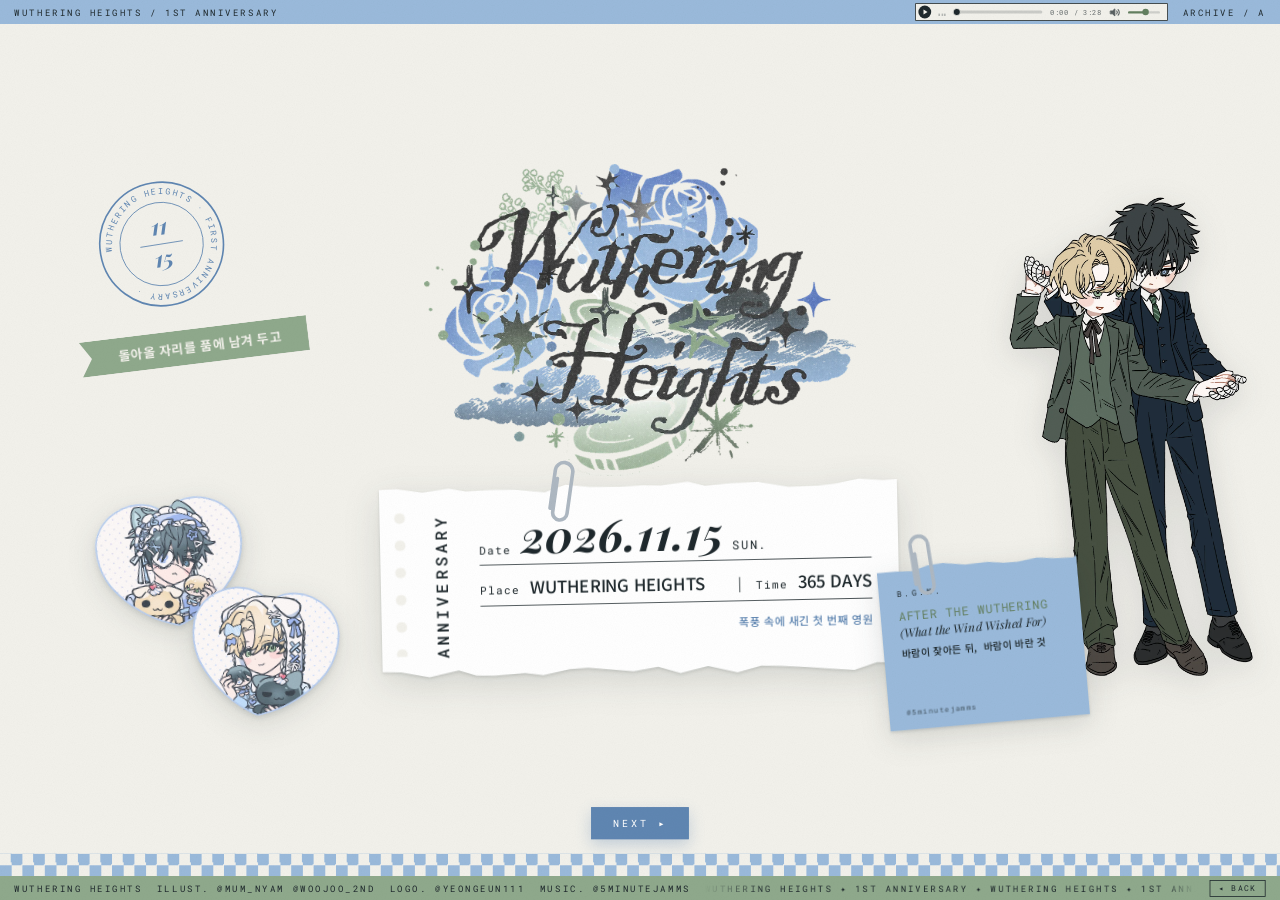
<file: page3.html>
<!DOCTYPE html>
<html lang="ko">
<head>
<meta charset="utf-8">
<meta name="viewport" content="width=device-width, initial-scale=1, viewport-fit=cover">
<title>WUTHERING HEIGHTS</title>
<link rel="icon" href="data:image/svg+xml,%3Csvg xmlns='http://www.w3.org/2000/svg' viewBox='0 0 32 32'%3E%3Crect width='32' height='32' fill='%239ABADB'/%3E%3Crect x='6' y='6' width='20' height='20' fill='%231E282C'/%3E%3C/svg%3E">
<link rel="preconnect" href="https://fonts.googleapis.com">
<link rel="preconnect" href="https://fonts.gstatic.com" crossorigin>
<link href="https://fonts.googleapis.com/css2?family=Holtwood+One+SC&amp;family=Rock+Salt&amp;family=Playfair+Display:ital,wght@1,500;1,700&amp;family=Noto+Sans+JP:wght@200;400;900&amp;family=Noto+Sans+KR:wght@300;500;700;900&amp;family=Roboto+Mono:wght@400;500&amp;display=swap" rel="stylesheet">
<link rel="stylesheet" href="css/style.css">
</head>

<!-- is-playing : 위·아래 띠가 미끄러져 들어옵니다
     curtains-open : 앞 페이지에서 닫힌 커튼이 열립니다
     page-three : 스크립트가 이 페이지를 알아보게 하는 표시 -->
<body class="is-playing curtains-open page-three">
  <audio id="bgmAudio" src="audio/after-the-wuthering.mp3" loop preload="auto"></audio>
  <script src="js/bgm.js?v=2" async></script>

<div class="viewport">
  <div class="stage" id="stage">

    <!-- ============ 종이 콜라주 ============
         1400x600 상자 안에 px 로 배치합니다. 창 크기와 상관없이
         구도가 그대로 유지되도록 상자째 가운데에 둡니다.
         글자는 전부 content.js 의 p3... 에서 고칩니다 -->
    <div class="p3">

      <!-- 가운데 큰 제목 + 그 아래 대문자 한 줄 -->
      <!-- 포스터 제목 = 손글씨 로고. 크기는 css .p3logo 의 width 로 -->
      <img class="p3logo" src="images/wordmark-art.webp" alt="Wuthering Heights">

      <!-- 왼쪽 도장 -->
      <div class="p3stamp">
        <svg viewBox="0 0 200 200" aria-hidden="true">
          <defs>
            <path id="p3ring" fill="none"
                  d="M100,100 m-74,0 a74,74 0 1,1 148,0 a74,74 0 1,1 -148,0"/>
          </defs>
          <circle cx="100" cy="100" r="92" fill="none" stroke="currentColor" stroke-width="2.4"/>
          <circle cx="100" cy="100" r="62" fill="none" stroke="currentColor" stroke-width="1.2"/>
          <text class="p3stamp__ring"><textPath href="#p3ring" startOffset="0"
                data-txt="p3StampRing"></textPath></text>
          <text class="p3stamp__num" x="100" y="86"  data-txt="p3StampTop"></text>
          <line x1="68" y1="100" x2="132" y2="100" stroke="currentColor" stroke-width="1.2"/>
          <text class="p3stamp__num" x="100" y="134" data-txt="p3StampBot"></text>
        </svg>
      </div>

      <!-- 도장 아래 리본 -->
      <div class="p3ribbon"><span data-txt="p3Ribbon"></span></div>

      <!-- 가운데 찢어진 티켓 -->
      <div class="p3ticket">
        <div class="p3ticket__paper">
          <div class="p3ticket__holes"></div>
          <div class="p3ticket__side"><span data-txt="p3Side"></span></div>
          <div class="p3ticket__body">
            <div class="p3row p3row--date">
              <span class="p3row__label" data-txt="p3DateLabel"></span>
              <span class="p3row__date"  data-txt="p3DateValue"></span>
              <span class="p3row__suf"   data-txt="p3DateSuf"></span>
            </div>
            <div class="p3row p3row--split">
              <span class="p3row__label" data-txt="p3RowLabel1"></span>
              <span class="p3row__value" data-txt="p3RowValue1"></span>
              <span class="p3row__label p3row__label--2" data-txt="p3RowLabel2"></span>
              <span class="p3row__value" data-txt="p3RowValue2"></span>
            </div>
            <div class="p3row p3row--foot">
              <span data-txt="p3Foot"></span>
            </div>
          </div>
        </div>
      </div>
      <svg class="p3clip p3clip--ticket" viewBox="0 0 40 92" aria-hidden="true"><path d="M9 72 L9 24 A11 11 0 0 1 31 24 L31 76 A9 9 0 0 1 13 76 L13 34" fill="none" stroke="currentColor" stroke-width="4.5" stroke-linecap="round"/></svg>

      <!-- 오른쪽 전신 그림 -->
      <img class="p3art" src="images/p3-pair.webp" alt="" draggable="false">

      <!-- 티켓 위에 붙인 하트 두 장 -->
      <img class="p3heart p3heart--1" src="images/p3-heart-1.webp" alt="" draggable="false">
      <img class="p3heart p3heart--2" src="images/p3-heart-2.webp" alt="" draggable="false">

      <!-- 오른쪽 클립 꽂힌 쪽지 -->
      <div class="p3note">
        <div class="p3note__paper">
          <span class="p3note__label" data-txt="p3NoteLabel"></span>
          <span class="p3note__en1"   data-txt="p3NoteEn1"></span>
          <p    class="p3note__en2"   data-txt="p3NoteEn2"></p>
          <p    class="p3note__ko"    data-txt="p3NoteKo"></p>
          <span class="p3note__foot"  data-txt="p3NoteFoot"></span>
        </div>
      </div>
      <svg class="p3clip p3clip--note" viewBox="0 0 40 92" aria-hidden="true"><path d="M9 72 L9 24 A11 11 0 0 1 31 24 L31 76 A9 9 0 0 1 13 76 L13 34" fill="none" stroke="currentColor" stroke-width="4.5" stroke-linecap="round"/></svg>

    </div>

    <!-- 다음 장(후기)으로 -->
    <a class="p3next" id="p3next" href="page4.html">NEXT ▸</a>

    <!-- 아래 띠 위의 체크무늬 -->
    <div class="p3check"></div>

    <!-- ============ 위·아래 띠 ============ -->
    <div class="band band--top">
      <span data-txt="topLeft"></span>
      <!-- 배경 음악 조작부 -->
      <div class="bgm" id="bgm">
        <button class="bgm__btn bgm__play" id="bgmPlay" type="button"
                aria-label="재생 / 정지"></button>
        <span class="bgm__eq" aria-hidden="true"><i></i><i></i><i></i></span>
        <input class="bgm__bar" id="bgmBar" type="range" min="0" max="1000" value="0"
                aria-label="재생 위치">
        <span class="bgm__time" id="bgmTime">0:00 / 0:00</span>
        <button class="bgm__btn bgm__mute" id="bgmMute" type="button"
                aria-label="음소거"><svg viewBox="0 0 16 16" aria-hidden="true" fill="none" stroke="currentColor" stroke-width="1.5" stroke-linecap="round" stroke-linejoin="round"><path d="M2.4 6.1h2.4L8.1 3.3v9.4L4.8 9.9H2.4z" fill="currentColor" stroke-width="1.2"/><g class="bgm__wave"><path d="M10.5 6.1a2.7 2.7 0 0 1 0 3.8"/><path d="M12.4 4.3a5.2 5.2 0 0 1 0 7.4"/></g><g class="bgm__x"><path d="M10.7 6.1l3.6 3.8"/><path d="M14.3 6.1l-3.6 3.8"/></g></svg></button>
        <input class="bgm__vol" id="bgmVol" type="range" min="0" max="100" value="55"
                aria-label="볼륨">
      </div>
      <span data-txt="topRight"></span>
    </div>

    <div class="band band--bottom">
      <span class="band__credit" data-txt="credit"></span>
      <span class="band__credit" data-txt="p3Credit"></span>
      <span class="band__credit" data-txt="logoCredit"></span>
      <span class="band__credit" data-txt="musicCredit"></span>
      <span class="marquee"><span class="marquee__inner" id="marquee"></span></span>
      <a class="replay" href="page2.html" data-txt="backLabel"></a>
    </div>

  </div>

  <i class="curtain curtain--top"></i>
  <i class="curtain curtain--bottom"></i>
</div>

<script src="content.js"></script>
<script src="js/main.js"></script>
</body>
</html>
</file>
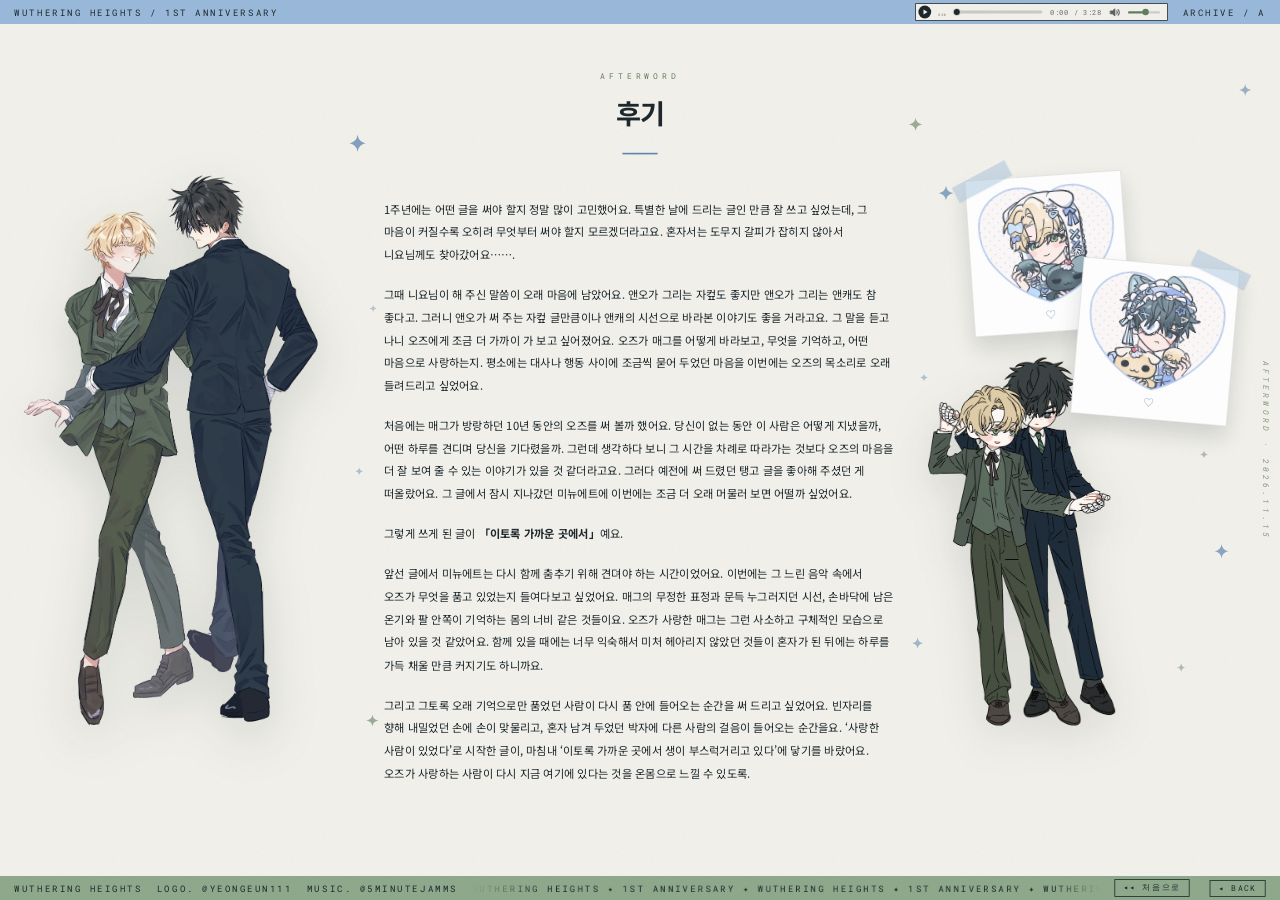
<file: page4.html>
<!DOCTYPE html>
<html lang="ko">
<head>
<meta charset="utf-8">
<meta name="viewport" content="width=device-width, initial-scale=1, viewport-fit=cover">
<title>WUTHERING HEIGHTS</title>
<link rel="icon" href="data:image/svg+xml,%3Csvg xmlns='http://www.w3.org/2000/svg' viewBox='0 0 32 32'%3E%3Crect width='32' height='32' fill='%239ABADB'/%3E%3Crect x='6' y='6' width='20' height='20' fill='%231E282C'/%3E%3C/svg%3E">
<link rel="preconnect" href="https://fonts.googleapis.com">
<link rel="preconnect" href="https://fonts.gstatic.com" crossorigin>
<link href="https://fonts.googleapis.com/css2?family=Holtwood+One+SC&amp;family=Rock+Salt&amp;family=Playfair+Display:ital,wght@1,500;1,700&amp;family=Noto+Sans+JP:wght@200;400;900&amp;family=Noto+Sans+KR:wght@300;500;700;900&amp;family=Roboto+Mono:wght@400;500&amp;display=swap" rel="stylesheet">
<link rel="stylesheet" href="css/style.css">
</head>

<body class="is-playing curtains-open page-four">
  <audio id="bgmAudio" src="audio/after-the-wuthering.mp3" loop preload="auto"></audio>
  <script src="js/bgm.js?v=3" async></script>

<div class="viewport">
  <div class="stage" id="stage">

    <!-- ============ 후기 ============
         글이 길어 칸 안에서 스크롤됩니다. 문단은 올라오면서 하나씩 떠오릅니다.
         글은 content.js 가 아니라 여기서 직접 고칩니다. -->
    <div class="p4" id="p4">
      <div class="p4__inner">
        <header class="p4__head">
          <span class="p4__kicker">AFTERWORD</span>
          <h1 class="p4__title">후기</h1>
          <i class="p4__rule" aria-hidden="true"></i>
        </header>

      <p>1주년에는 어떤 글을 써야 할지 정말 많이 고민했어요. 특별한 날에 드리는 글인 만큼 잘 쓰고 싶었는데, 그 마음이 커질수록 오히려 무엇부터 써야 할지 모르겠더라고요. 혼자서는 도무지 갈피가 잡히지 않아서 니요님께도 찾아갔어요⋯⋯.</p>
      <p>그때 니요님이 해 주신 말씀이 오래 마음에 남았어요. 앤오가 그리는 자컾도 좋지만 앤오가 그리는 앤캐도 참 좋다고. 그러니 앤오가 써 주는 자컾 글만큼이나 앤캐의 시선으로 바라본 이야기도 좋을 거라고요. 그 말을 듣고 나니 오즈에게 조금 더 가까이 가 보고 싶어졌어요. 오즈가 매그를 어떻게 바라보고, 무엇을 기억하고, 어떤 마음으로 사랑하는지. 평소에는 대사나 행동 사이에 조금씩 묻어 두었던 마음을 이번에는 오즈의 목소리로 오래 들려드리고 싶었어요.</p>
      <p>처음에는 매그가 방랑하던 10년 동안의 오즈를 써 볼까 했어요. 당신이 없는 동안 이 사람은 어떻게 지냈을까, 어떤 하루를 견디며 당신을 기다렸을까. 그런데 생각하다 보니 그 시간을 차례로 따라가는 것보다 오즈의 마음을 더 잘 보여 줄 수 있는 이야기가 있을 것 같더라고요. 그러다 예전에 써 드렸던 탱고 글을 좋아해 주셨던 게 떠올랐어요. 그 글에서 잠시 지나갔던 미뉴에트에 이번에는 조금 더 오래 머물러 보면 어떨까 싶었어요.</p>
      <p>그렇게 쓰게 된 글이 <strong>「이토록 가까운 곳에서」</strong>예요.</p>
      <p>앞선 글에서 미뉴에트는 다시 함께 춤추기 위해 견뎌야 하는 시간이었어요. 이번에는 그 느린 음악 속에서 오즈가 무엇을 품고 있었는지 들여다보고 싶었어요. 매그의 무정한 표정과 문득 누그러지던 시선, 손바닥에 남은 온기와 팔 안쪽이 기억하는 몸의 너비 같은 것들이요. 오즈가 사랑한 매그는 그런 사소하고 구체적인 모습으로 남아 있을 것 같았어요. 함께 있을 때에는 너무 익숙해서 미처 헤아리지 않았던 것들이 혼자가 된 뒤에는 하루를 가득 채울 만큼 커지기도 하니까요.</p>
      <p>그리고 그토록 오래 기억으로만 품었던 사람이 다시 품 안에 들어오는 순간을 써 드리고 싶었어요. 빈자리를 향해 내밀었던 손에 손이 맞물리고, 혼자 남겨 두었던 박자에 다른 사람의 걸음이 들어오는 순간을요. ‘사랑한 사람이 있었다’로 시작한 글이, 마침내 ‘이토록 가까운 곳에서 생이 부스럭거리고 있다’에 닿기를 바랐어요. 오즈가 사랑하는 사람이 다시 지금 여기에 있다는 것을 온몸으로 느낄 수 있도록.</p>
      <p>1주년을 맞아 제가 바라보는 오즈와 그 오즈가 온 마음을 바쳐 사랑하는 매그를 담아 보았어요. 함께 보낸 한 해를 떠올리며 읽어 주셔도 오즈가 매그에게 아주 오래 하고 싶었던 고백으로 읽어 주셔도 좋겠어요. 제가 두 사람을 얼마나 애틋하게 바라보고 있는지도 그 사이에 조금은 전해졌으면 해요.</p>
      <p>그보다, BGM 참 좋지 않나요? <em class="p4work">Wuthering Heights</em>의 테마곡이에요.</p>
      <p>처음에는 비와 바람 소리 사이로 매그의 어둡고 음울한 곡조가 흐르잖아요. 그런데 그 안으로 오즈가 슬며시 끼어드는 것 같지 않나요? 저는 그 여린 선율이 꼭 매그를 발견한 오즈처럼 들렸어요. 당신이 있는 곳을 알아보고 망설이지도 않고 그 어둠 속으로 들어가는 것처럼요.</p>
      <p>그렇게 두 사람의 곡조가 함께 뻗어 나가는 부분이 정말 좋아요. 조금은 애틋하고 슬픈 마음을 품은 채 함께 어둠 속을 달리다가 어느 순간에는 속도를 늦추어 나란히 걷다가. 서로를 바라보고, 곁에 있는 사람을 한껏 느끼면서요. 처음에는 어둡기만 하던 곡조가 벅차게 고조되었다가 차츰 다정하게 누그러지는 것도 좋아요. 매그의 곁에 오즈가 있고, 오즈의 곁에 매그가 있다는 사실이 음악 안에서 조금씩 자리를 잡아 가는 것 같아서요.</p>
      <p>그러다 이윽고 오즈 혼자 남아 곡을 이어 가는 것처럼 들리는 순간이 와요. 여전히 애틋하고, 여전히 슬프지만, 함께 걷던 박자를 잊지 않은 채로요. 매그가 있던 자리를 비워 둔 채 혼자서도 그 선율을 이어 가다가 마침내 다시 매그를 만나⋯⋯. 저는 그렇게 듣게 되더라고요. 그래서 그 맑고 여린 선율이 유독 마음에 남았어요. 오래 그리워한 사람을 다시 마주했을 때에는 기쁨 속에도 그동안의 슬픔이 조금쯤 묻어 있을 것 같아서요.</p>
      <p>아, 이 피아노곡 정말 좋지 않나요? 듣고 있으면 두 사람이 함께 움직이는 모습이 자꾸만 떠올라요. 글을 다 읽으신 뒤에도 잠깐만 더 머물러 들어 주셨으면 좋겠어요. 제가 말로 오래 풀어놓은 마음들이 여기서는 서로 다른 두 선율로 나란히 흐르고 있는 것 같거든요.</p>
      <p>이렇게 글을 쓰고 음악을 듣고 있으니, 우리가 두 사람을 좋아하며 한 해를 함께 보냈다는 게 새삼 실감 나요. 기념일에 무엇을 드리면 좋을지 이렇게 오래 고민할 수 있다는 것도 참 기쁜 일이더라고요. 좋아해 주실 모습을 상상하면서 준비하는 시간까지도 제게는 이번 1주년의 일부였어요.</p>
      <p>오즈에게 매그를 만나게 해 주셔서, 그리고 저와 함께 두 사람의 이야기를 만들어 주셔서 고마워요. 아직도 보고 싶은 장면이 많고, 나누고 싶은 이야기가 많아요. 한 해를 함께 보내고도 다음 이야기가 자꾸 궁금해진다는 게 저는 참 좋아요.</p>
      <p>우리의 첫 번째 해를 축하해요. 다음 계절에도 같이 두 사람을 들여다보고, 사소한 장면 하나에도 한참을 이야기할 수 있으면 좋겠어요. 앞으로도 잘 부탁드려요. 매그도, 우리 워더링 하이츠도 아주 많이 좋아해요 ♡</p>

        <footer class="p4__sign">
          <span class="p4__date">2026 . 11 . 15</span>
          <span class="p4__name">한나</span>
        </footer>
      </div>
    </div>

    <!-- ============ 장식 ============
         글 양옆 빈 자리에만 놓습니다. 스크롤과 같이 움직이지 않습니다.
         위치는 css 의 .p4back / .p4wall / .p4spark 숫자로 고칩니다. -->
    <div class="p4deco" aria-hidden="true">

      <!-- 왼쪽 : 뒷모습 전신 -->
      <img class="p4back" src="images/p4-pair-back.webp" alt="">

      <!-- 오른쪽 : 사진 두 장과 그 아래 전신 -->
      <div class="p4right" id="p4right">
      <div class="p4wall">
        <figure class="p4photo p4photo--1">
          <i class="p4tape"></i>
          <img src="images/p3-heart-2.webp" alt="">
          <figcaption class="p4photo__cap">&#9825;</figcaption>
        </figure>
        <figure class="p4photo p4photo--2">
          <i class="p4tape"></i>
          <img src="images/p3-heart-1.webp" alt="">
          <figcaption class="p4photo__cap">&#9825;</figcaption>
        </figure>
      </div>
        <img class="p4front" src="images/p3-pair.webp" alt="">
      </div>

      <i class="p4vert"><span>AFTERWORD · 2026.11.15</span></i>

      <i class="p4spark p4spark--a"><svg viewBox="0 0 100 100" aria-hidden="true"><path fill="currentColor" d="M50 0C54 30 70 46 100 50 70 54 54 70 50 100 46 70 30 54 0 50 30 46 46 30 50 0Z"/></svg></i>
      <i class="p4spark p4spark--b"><svg viewBox="0 0 100 100" aria-hidden="true"><path fill="currentColor" d="M50 0C54 30 70 46 100 50 70 54 54 70 50 100 46 70 30 54 0 50 30 46 46 30 50 0Z"/></svg></i>
      <i class="p4spark p4spark--c"><svg viewBox="0 0 100 100" aria-hidden="true"><path fill="currentColor" d="M50 0C54 30 70 46 100 50 70 54 54 70 50 100 46 70 30 54 0 50 30 46 46 30 50 0Z"/></svg></i>
      <i class="p4spark p4spark--d"><svg viewBox="0 0 100 100" aria-hidden="true"><path fill="currentColor" d="M50 0C54 30 70 46 100 50 70 54 54 70 50 100 46 70 30 54 0 50 30 46 46 30 50 0Z"/></svg></i>
      <i class="p4spark p4spark--e"><svg viewBox="0 0 100 100" aria-hidden="true"><path fill="currentColor" d="M50 0C54 30 70 46 100 50 70 54 54 70 50 100 46 70 30 54 0 50 30 46 46 30 50 0Z"/></svg></i>
      <i class="p4spark p4spark--f"><svg viewBox="0 0 100 100" aria-hidden="true"><path fill="currentColor" d="M50 0C54 30 70 46 100 50 70 54 54 70 50 100 46 70 30 54 0 50 30 46 46 30 50 0Z"/></svg></i>
      <i class="p4spark p4spark--g"><svg viewBox="0 0 100 100" aria-hidden="true"><path fill="currentColor" d="M50 0C54 30 70 46 100 50 70 54 54 70 50 100 46 70 30 54 0 50 30 46 46 30 50 0Z"/></svg></i>
      <i class="p4spark p4spark--h"><svg viewBox="0 0 100 100" aria-hidden="true"><path fill="currentColor" d="M50 0C54 30 70 46 100 50 70 54 54 70 50 100 46 70 30 54 0 50 30 46 46 30 50 0Z"/></svg></i>
      <i class="p4spark p4spark--i"><svg viewBox="0 0 100 100" aria-hidden="true"><path fill="currentColor" d="M50 0C54 30 70 46 100 50 70 54 54 70 50 100 46 70 30 54 0 50 30 46 46 30 50 0Z"/></svg></i>
      <i class="p4spark p4spark--j"><svg viewBox="0 0 100 100" aria-hidden="true"><path fill="currentColor" d="M50 0C54 30 70 46 100 50 70 54 54 70 50 100 46 70 30 54 0 50 30 46 46 30 50 0Z"/></svg></i>
      <i class="p4spark p4spark--k"><svg viewBox="0 0 100 100" aria-hidden="true"><path fill="currentColor" d="M50 0C54 30 70 46 100 50 70 54 54 70 50 100 46 70 30 54 0 50 30 46 46 30 50 0Z"/></svg></i>
      <i class="p4spark p4spark--l"><svg viewBox="0 0 100 100" aria-hidden="true"><path fill="currentColor" d="M50 0C54 30 70 46 100 50 70 54 54 70 50 100 46 70 30 54 0 50 30 46 46 30 50 0Z"/></svg></i>
    </div>

    <!-- ============ 위·아래 띠 ============ -->
    <div class="band band--top">
      <span data-txt="topLeft"></span>
      <!-- 배경 음악 조작부 -->
      <div class="bgm" id="bgm">
        <button class="bgm__btn bgm__play" id="bgmPlay" type="button"
                aria-label="재생 / 정지"></button>
        <span class="bgm__eq" aria-hidden="true"><i></i><i></i><i></i></span>
        <input class="bgm__bar" id="bgmBar" type="range" min="0" max="1000" value="0"
                aria-label="재생 위치">
        <span class="bgm__time" id="bgmTime">0:00 / 0:00</span>
        <button class="bgm__btn bgm__mute" id="bgmMute" type="button"
                aria-label="음소거"><svg viewBox="0 0 16 16" aria-hidden="true" fill="none" stroke="currentColor" stroke-width="1.5" stroke-linecap="round" stroke-linejoin="round"><path d="M2.4 6.1h2.4L8.1 3.3v9.4L4.8 9.9H2.4z" fill="currentColor" stroke-width="1.2"/><g class="bgm__wave"><path d="M10.5 6.1a2.7 2.7 0 0 1 0 3.8"/><path d="M12.4 4.3a5.2 5.2 0 0 1 0 7.4"/></g><g class="bgm__x"><path d="M10.7 6.1l3.6 3.8"/><path d="M14.3 6.1l-3.6 3.8"/></g></svg></button>
        <input class="bgm__vol" id="bgmVol" type="range" min="0" max="100" value="55"
                aria-label="볼륨">
      </div>
      <span data-txt="topRight"></span>
    </div>

    <div class="band band--bottom">
      <span class="band__credit" data-txt="credit"></span>
      <span class="band__credit" data-txt="logoCredit"></span>
      <span class="band__credit" data-txt="musicCredit"></span>
      <span class="marquee"><span class="marquee__inner" id="marquee"></span></span>
      <a class="replay replay--home" href="index.html" data-txt="homeLabel"></a>
      <a class="replay" href="page3.html" data-txt="backLabel"></a>
    </div>

  </div>

  <i class="curtain curtain--top"></i>
  <i class="curtain curtain--bottom"></i>
</div>

<script src="content.js"></script>
<script src="js/main.js"></script>
</body>
</html>
</file>
<file: css/style.css>
/* =========================================================
   1ST ANNIVERSARY — key visual
   ========================================================= */

:root{
  /* ---- 색 : 여기 다섯 줄만 바꾸면 전체 색이 바뀝니다 ---- */
  --paper:#F2F1EB;        /* 배경 (살짝 따뜻한 오프화이트) */
  --ink:#1E282C;          /* 선과 글자 (차가운 먹색) */
  --blue:#9ABADB;         /* 포인트 1 — 연한 블루 */
  --sage:#8FA98C;         /* 포인트 2 — 세이지 그린 */
  --blue-deep:#5F86B2;    /* 블루 진한 톤 */
  --sage-deep:#637F60;    /* 세이지 진한 톤 */

  --mono:'Roboto Mono', ui-monospace, SFMono-Regular, Menlo, monospace;
  --jp:'Noto Sans JP', 'Noto Sans KR', system-ui, sans-serif;
  --kr:'Noto Sans KR', 'Noto Sans JP', system-ui, sans-serif;
  --serif:'Playfair Display', 'Times New Roman', serif;

  /* =========================================================
     애니메이션 박자
     아래 네 줄만 바꾸면 전체 리듬이 '일정하게' 유지됩니다.
     그림이 나오는 시각은 밑에서 자동으로 계산되니 건드리지 마세요.
     - 전체를 느리게/빠르게  → --hold 를 키우거나 줄이기
     - 그림 사이 여백 조절    → --gap
     ========================================================= */
  --t0:      .85s;   /* 첫 그림(두상)이 나오기 시작하는 시각 */
  --inDur:   .65s;   /* 나타나는 데 걸리는 시간 */
  --outDur:  .50s;   /* 사라지는 데 걸리는 시간 */
  --hold:   2.40s;   /* 다 보인 채로 머무는 시간 (그림마다 동일) */
  --gap:     .35s;   /* 하나가 사라지고 다음이 나올 때까지의 빈 틈 (동일) */
  --afterTyping: .6s; /* 왼쪽 글이 다 찍힌 뒤 가운데 그림이 뜨기까지의 쉼 */

  /* ↓ 여기부터는 자동 계산 — 손대지 않아도 됩니다 ↓
     두상 등장 → 머무름 → 퇴장 → 빈 틈 → 왼쪽 전신 → … → 가운데 전신 */
  --headIn:   var(--t0);
  --headOut:  calc(var(--headIn)  + var(--inDur)  + var(--hold));
  --leftIn:   calc(var(--headOut) + var(--outDur) + var(--gap));
  --leftOut:  calc(var(--leftIn)  + var(--inDur)  + var(--hold));
  --centerIn: calc(var(--leftOut) + var(--outDur) + var(--gap));

  --easeOut:cubic-bezier(.16,.84,.26,1);
  --easeIn:cubic-bezier(.6,0,.9,.3);
}

*{box-sizing:border-box;margin:0;padding:0}
html,body{height:100%}
body{
  background:var(--paper);
  color:var(--ink);
  font-family:var(--kr);
  overflow:hidden;
  -webkit-font-smoothing:antialiased;
}

.viewport{
  position:fixed; inset:0;
  overflow:hidden;
  background:var(--paper);
}
.viewport::after{           /* 종이 질감 */
  content:''; position:absolute; inset:0; pointer-events:none; z-index:60;
  opacity:.5; mix-blend-mode:multiply;
  background-image:url("data:image/svg+xml,%3Csvg xmlns='http://www.w3.org/2000/svg' width='180' height='180'%3E%3Cfilter id='n'%3E%3CfeTurbulence type='fractalNoise' baseFrequency='.9' numOctaves='3'/%3E%3CfeColorMatrix type='saturate' values='0'/%3E%3C/filter%3E%3Crect width='180' height='180' filter='url(%23n)' opacity='.12'/%3E%3C/svg%3E");
}

/* 음악이 재생될 때 첫 장면을 엽니다. */
/* ---------- 여는 화면 ----------
   소리 나는 자동 재생이 막히면 뜹니다. 본편과 같은 액자(위 띠·아래 체크무늬)
   안에 표지 한 장을 둔 모양입니다. 요소마다 조금씩 늦게 떠오릅니다. */
.music-opening ~ .viewport{visibility:hidden}
.music-opening{
  position:fixed;inset:0;width:100%;height:100%;max-width:none;max-height:none;
  margin:0;padding:0;border:0;overflow:hidden;
  background:var(--paper);color:var(--ink);
}
.music-opening[open]{display:grid;place-items:center}   /* 닫혔을 때의 display:none 을 건드리지 않으려고 [open] 에만 겁니다 */
.music-opening::backdrop{background:var(--paper)}

.music-opening__band{
  position:absolute;left:0;right:0;top:0;height:30px;background:var(--blue);
  animation:openBand .75s var(--easeOut) both;
}
.music-opening__check{
  position:absolute;left:0;right:0;bottom:0;height:28px;
  background:repeating-conic-gradient(var(--blue) 0 25%,transparent 0 50%) 0 0/28px 28px;
  animation:fadeIn .8s var(--easeOut) 1.05s both;
}
@keyframes openBand{from{transform:translateY(-100%)}to{transform:translateY(0)}}

.music-opening__sheet{
  display:flex;flex-direction:column;align-items:center;
  padding:0 1.5rem;text-align:center;
}
.music-opening__kicker{
  font-family:var(--mono);font-size:clamp(9px,2.4vw,11px);letter-spacing:.34em;
  color:var(--sage-deep);
  animation:fadeIn .9s var(--easeOut) .25s both;
}
/* 손글씨 로고. 그림 비율이 가로:세로 = 1 : .722 이라서
   세로가 창 높이를 넘지 않도록 가로를 47vh 로도 묶었습니다.
   크기를 바꾸려면 440px 만 고치면 됩니다. */
.music-opening__title{
  margin:clamp(.7rem,2.6vw,1.2rem) 0 0;
  width:min(78vw, 440px, 47vh);
  animation:rise 1s var(--easeOut) .45s both;
}
.music-opening__title img{display:block;width:100%;height:auto}
.music-opening__rule{
  width:46px;height:2px;background:var(--blue-deep);
  margin:clamp(1rem,3.4vw,1.7rem) 0;
  animation:fadeIn .8s var(--easeOut) .85s both;
}
.music-opening__date{
  font-family:var(--mono);font-size:clamp(10px,2.6vw,12px);letter-spacing:.28em;opacity:.68;
  animation:fadeIn .9s var(--easeOut) .95s both;
}
.music-opening__start{
  margin-top:clamp(1.5rem,4.6vw,2.3rem);
  min-width:min(17rem,80vw);min-height:50px;padding:.78rem 1.4rem;cursor:pointer;
  border:1.6px solid var(--ink);background:var(--blue);color:var(--ink);
  font-family:var(--kr);font-weight:700;font-size:clamp(.95rem,3.2vw,1.02rem);
  letter-spacing:.02em;transition:background .2s,color .2s;
  animation:rise .9s var(--easeOut) 1.15s both;
}
.music-opening__start::before{content:"\266A";margin-right:.6em}  /* 음표. js 가 글자를 바꿔도 남습니다 */
.music-opening__start:hover{background:var(--ink);color:var(--paper)}
.music-opening__start[aria-busy="true"]{cursor:wait;background:var(--paper);opacity:.75}
.music-opening__skip{
  margin-top:.85rem;min-height:40px;padding:.3rem .8rem;cursor:pointer;
  border:0;background:transparent;color:var(--ink);opacity:.7;
  font-family:var(--kr);font-size:clamp(.8rem,2.8vw,.86rem);
  text-decoration:underline;text-underline-offset:.28em;text-decoration-thickness:1px;
  transition:opacity .18s;
  animation:fadeIn .9s var(--easeOut) 1.3s both;
}
.music-opening__skip:hover{opacity:1}
.music-opening__credit{
  margin-top:clamp(1.6rem,5.5vw,2.6rem);
  font-family:var(--mono);font-size:9.5px;letter-spacing:.24em;opacity:.48;
  animation:fadeIn 1s var(--easeOut) 1.5s both;
}
.music-opening button:focus-visible{outline:2px solid var(--ink);outline-offset:4px}

/* ---------- 스테이지 (1600 x 900 고정 캔버스를 화면에 맞춰 축소) ---------- */
.stage{
  position:relative;
  width:1600px; height:900px;   /* height 는 js 가 창에 맞춰 다시 정합니다 */
  background:var(--paper);
  position:absolute; left:0; top:0;
  transform:translate(var(--ox,0px), var(--oy,0px)) scale(var(--scale,1));
  transform-origin:0 0;
  overflow:hidden;
  box-shadow:0 0 0 1px rgba(17,17,17,.08);
}

/* ---------- 노란 띠 ---------- */
.band{
  position:absolute;left:0;right:0;height:30px;z-index:30;
  background:var(--blue);
  display:flex;align-items:center;gap:18px;
  padding:0 18px;
  font-family:var(--mono);font-size:11px;letter-spacing:.22em;
  text-transform:uppercase;
}
.band--top{top:0;justify-content:space-between;transform:translateY(-100%)}
.band--bottom{bottom:0;transform:translateY(100%);background:var(--sage)}
.band__credit{flex:none}
.marquee{flex:1;overflow:hidden;white-space:nowrap;mask-image:linear-gradient(90deg,transparent,#000 12%,#000 93%,transparent)}
.marquee__inner{display:inline-block;animation:slide 26s linear infinite;will-change:transform}
@keyframes slide{to{transform:translateX(-50%)}}
.replay{
  flex:none;border:1.5px solid var(--ink);background:transparent;color:var(--ink);
  font-family:var(--mono);font-size:10px;letter-spacing:.2em;padding:3px 10px;
  cursor:pointer;transition:background .18s,color .18s;
}
.replay{text-decoration:none;display:inline-block}
.replay:hover{background:var(--ink);color:var(--paper)}
.replay--home{margin-right:7px}

/* ---------- 편지가 끝나면 나타나는 다음 장 버튼 ----------
   아래 띠(30px) 바로 위 오른쪽 끝. 띠 안의 BACK 버튼과 오른쪽 선을
   맞췄습니다. 편지가 다 드러나면 js 가 body 에 letter-done 을 붙이고,
   그때 떠오릅니다. 일러스트 위로 겹쳐 그려집니다(z-index 9). */
.p2next,.p3next{
  position:absolute;z-index:9;translate:-50% 0;
  font-family:var(--mono);font-size:13px;letter-spacing:.26em;
  color:#fff;text-decoration:none;background:var(--blue-deep);
  border:1.5px solid var(--blue-deep);padding:10px 26px;
  box-shadow:0 7px 18px rgba(95,134,178,.32);
  transition:background .18s,color .18s,border-color .18s;
}
/* 2페이지는 편지 칸 한가운데 아래, 3페이지는 포스터 한가운데 아래 */
/* 제목 아래 띠와 같은 줄 — 7% 는 .p2head 의 top, 210px 은 그 안의 띠까지.
   오른쪽으로 더 밀거나 당기려면 left 의 % 만 고치면 됩니다. */
.p2next{
  left:61%;top:calc(7% + 210px);translate:none;
  font-size:11px;letter-spacing:.22em;padding:7px 17px;
  box-shadow:0 5px 13px rgba(95,134,178,.28);
  opacity:0;pointer-events:none;
}
/* 3페이지는 기다릴 편지가 없으니 들어오고 조금 뒤에 바로 뜹니다.
   아래 체크무늬(30+28) 위로 올립니다. */
.p3next{left:50%;bottom:76px;animation:p2nextIn .9s var(--easeOut) 2.5s both}
.p2next:hover,.p3next:hover{background:var(--ink);border-color:var(--ink);color:var(--paper)}
.letter-done .p2next{
  pointer-events:auto;
  animation:p2nextIn .9s var(--easeOut) both,
            p2nextBlink 2.8s ease-in-out .9s infinite;
}
.p2next:hover{background:var(--ink);color:var(--paper)}
@keyframes p2nextIn{
  from{opacity:0;transform:translateY(14px)}
  to  {opacity:1;transform:translateY(0)}
}
/* 그림 위에 겹쳐 있어서, 깜빡임은 글자가 묻히지 않을 만큼만 */
@keyframes p2nextBlink{0%,100%{opacity:1}50%{opacity:.78}}

/* =========================================================
   세 번째 페이지 — 종이 콜라주
   1400x600 상자 안에 px 로 배치합니다. 상자째 가운데에 두므로
   창 크기가 바뀌어도 구도가 흐트러지지 않습니다.
   ========================================================= */
/* 바탕·글자·포인트색 모두 1·2페이지와 같은 것만 씁니다.
   --card 는 종이 바탕 위에 올라가는 종이 조각 색입니다. */
.page-three{--card:#FFFFFF;--clip:#AEB8C2}

.p3{
  position:absolute;left:50%;top:50%;translate:-50% -50%;
  width:1400px;height:720px;z-index:4;color:var(--ink);
}

/* --- 가운데 손글씨 로고 (포스터 제목) ---
   크기를 바꾸려면 width 만 고치면 됩니다. 아래 티켓과 8px 띄워 두었으니
   많이 키우면 .p3ticket 의 top 도 같이 내려야 합니다. --- */
.p3logo{
  position:absolute;left:50%;translate:-50% 0;top:2px;
  width:540px;height:auto;z-index:6;
  animation:rise 1.1s var(--easeOut) .55s both;
}

/* --- 왼쪽 도장 --- */
.p3stamp{
  position:absolute;left:18px;top:18px;width:168px;height:168px;
  rotate:-9deg;color:var(--blue-deep);
  animation:p3pop 1s var(--easeOut) 1.05s both;
}
.p3stamp svg{width:100%;height:100%;overflow:visible}
.p3stamp__ring{
  font-family:var(--mono);font-size:12.5px;letter-spacing:.22em;
  fill:currentColor;
}
.p3stamp__num{
  font-family:var(--serif);font-style:italic;font-weight:700;font-size:34px;
  fill:currentColor;text-anchor:middle;
}

/* --- 도장 아래 리본 --- */
.p3ribbon{
  position:absolute;left:0;top:208px;width:286px;height:44px;
  rotate:-7deg;
  background:var(--sage);color:var(--paper);
  display:flex;align-items:center;justify-content:center;
  font-family:var(--kr);font-weight:700;font-size:16px;letter-spacing:.04em;
  clip-path:polygon(0 0,100% 0,100% 100%,0 100%,14px 50%);
  filter:drop-shadow(0 2px 2px rgba(30,40,44,.12)) drop-shadow(0 7px 14px rgba(30,40,44,.14));
  animation:rise .9s var(--easeOut) 1.25s both;
}
.p3ribbon span{padding-left:14px}

/* --- 가운데 찢어진 티켓 --- */
.p3ticket{
  position:absolute;left:376px;top:400px;width:648px;height:240px;z-index:4;
  rotate:-1.2deg;
  /* 가까운 그림자가 찢긴 결을, 먼 그림자가 떠 있는 느낌을 만듭니다 */
  filter:drop-shadow(0 2px 2px rgba(30,40,44,.14)) drop-shadow(0 12px 22px rgba(30,40,44,.14));
  animation:rise 1.1s var(--easeOut) 1.45s both;
}
/* 위아래가 손으로 뜯긴 결. 숫자를 바꾸려면 폭(760)·높이(330)도 같이 맞춰야 합니다 */
.p3ticket__paper{
  position:absolute;inset:0;background:var(--card);color:var(--ink);
  clip-path:polygon(0px 2.7px,21.57108133117748px 2.2px,54.04331272878166px 7.2px,86.94725808247775px 2.8px,108.31462383219565px 6.8px,139.7358450132591px 5.7px,170.24380642308947px 6.0px,207.0840840609121px 10.0px,233.24418436515222px 0.8px,263.3352222633756px 4.3px,302.1330499126275px 4.9px,328.8717046568766px 3.7px,352.03375476042345px 4.5px,385.81450179094753px 0.2px,407.41437288365114px 5.8px,438.94717393027554px 3.4px,474.42091798980726px 2.4px,511.9385976078302px 9.5px,547.4818122929271px 8.6px,570.7067145589954px 6.6px,600.0762843048766px 1.0px,629.6998694900268px 3.4px,648px 2.5px,648px 231.8px,617.9740602007143px 230.8px,589.5278070385149px 239.9px,560.9597868148442px 237.8px,532.2914918629575px 235.2px,499.2024842516042px 233.2px,473.33742530686453px 232.3px,443.602483207694px 240.0px,406.98600994417137px 231.1px,372.3206764617176px 239.5px,344.5508437524098px 230.8px,313.6765087732524px 236.0px,285.793739823622px 233.0px,256.9482360927829px 230.4px,234.22452991704114px 231.7px,200.73376311193414px 238.3px,178.22501017588738px 235.2px,139.950638295825px 237.9px,117.29550099314474px 237.1px,95.20162440706075px 230.4px,58.565562182794764px 238.1px,22.870219632105474px 231.2px,0px 230.7px);
}
.p3ticket__holes{                       /* 왼쪽 스프링 구멍 */
  position:absolute;left:16px;top:28px;bottom:28px;width:18px;
  background-image:radial-gradient(circle at 9px 11px,var(--paper) 0 6.4px,transparent 6.9px);
  background-size:18px 34px;background-repeat:repeat-y;
}
.p3ticket__side{                        /* 세로로 선 글자 */
  position:absolute;left:44px;top:40px;width:64px;height:170px;
  display:flex;align-items:center;justify-content:center;
}
.p3ticket__side span{
  rotate:-90deg;white-space:nowrap;
  font-family:var(--mono);font-weight:500;font-size:20px;letter-spacing:.22em;
}
.p3ticket__body{position:absolute;left:124px;right:34px;top:34px;bottom:28px}

.p3row{display:flex;align-items:baseline;gap:12px;border-bottom:1.6px solid var(--ink)}
.p3row--date{padding-bottom:6px}
.p3row--split{padding:12px 0 8px}
.p3row--foot{border-bottom:0;padding-top:16px;justify-content:flex-end}
.p3row__label{
  flex:none;white-space:nowrap;
  font-family:var(--mono);font-size:14px;letter-spacing:.14em;
}
.p3row__label--2{margin-left:auto;padding-left:20px;border-left:1.6px solid var(--ink)}
.p3row__date{
  font-family:var(--serif);font-style:italic;font-weight:700;
  font-size:56px;line-height:1.05;letter-spacing:.01em;
}
.p3row__suf{font-family:var(--mono);font-size:15px;letter-spacing:.12em}
.p3row__value{flex:none;white-space:nowrap;
  font-family:var(--kr);font-weight:500;font-size:21px;letter-spacing:-.01em}
.p3row--foot span{
  font-family:var(--kr);font-weight:500;font-size:14px;letter-spacing:.02em;
  color:var(--blue-deep);
}

/* --- 오른쪽 클립 꽂힌 쪽지 --- */
.p3note{
  position:absolute;left:1004px;top:496px;width:268px;height:204px;z-index:5;
  rotate:-5deg;
  filter:drop-shadow(0 2px 2px rgba(30,40,44,.14)) drop-shadow(0 10px 18px rgba(30,40,44,.14));
  animation:rise 1s var(--easeOut) 1.65s both;
}
.p3note__paper{
  position:absolute;inset:0;padding:26px 22px 16px;
  background:var(--blue);color:var(--ink);
  clip-path:polygon(0px 5.5px,23.753288206305044px 5.6px,44.071460986494046px 6.9px,63.84165412297551px 1.1px,83.26186247747796px 0.1px,110.89756960548922px 4.5px,139.21235849100816px 3.5px,158.6130693596732px 6.3px,176.16734693408398px 6.5px,201.07019933813194px 3.5px,223.46459243217993px 6.1px,246.18624443594155px 7.3px,250px 5.1px,250px 300px,0px 300px);
  display:flex;flex-direction:column;
}
/* 라벨 · 영문 두 줄 · 한글이 모두 같은 왼쪽 선에 섭니다 */
.p3note__label{
  font-family:var(--mono);font-size:10.5px;letter-spacing:.24em;
}
.p3note__en1{                      /* 아래 줄과 글자 크기를 맞춥니다 */
  margin-top:12px;white-space:nowrap;
  font-family:var(--mono);font-size:15px;letter-spacing:.06em;line-height:1.2;
  color:var(--sage-deep);
}
.p3note__en2{
  margin:4px 0 0;white-space:nowrap;
  font-family:var(--serif);font-style:italic;font-size:15px;line-height:1.2;
}
.p3note__ko{
  margin:8px 0 0;white-space:pre-wrap;    /* 가운데 두 칸 띄운 걸 그대로 둡니다 */
  font-family:var(--kr);font-weight:500;font-size:12.5px;line-height:1.5;
  letter-spacing:-.01em;word-break:keep-all;
}
.p3note__foot{
  margin-top:auto;font-family:var(--mono);font-size:9px;letter-spacing:.2em;opacity:.75;
}

/* --- 그림 세 장 ---
   전신 그림이 맨 뒤(z-index 2), 쪽지와 하트가 그 위에 얹힙니다.
   하트 두 장은 티켓 아래 모서리를 살짝 물고 서로 겹칩니다. */
.p3art{
  position:absolute;left:1162px;top:44px;width:304px;height:auto;z-index:2;
  filter:drop-shadow(0 10px 20px rgba(30,40,44,.13));
  animation:rise 1.1s var(--easeOut) 1.3s both;
}
.p3heart{
  position:absolute;width:184px;height:auto;z-index:5;
  filter:drop-shadow(0 3px 3px rgba(30,40,44,.12)) drop-shadow(0 10px 18px rgba(30,40,44,.14));
}
.p3heart--1{left:22px;top:422px;rotate:-8deg;
  animation:p3pop .9s var(--easeOut) 1.75s both}
.p3heart--2{left:138px;top:534px;rotate:6deg;
  animation:p3pop .9s var(--easeOut) 1.9s both}

/* --- 클립 두 개 --- */
.p3clip{position:absolute;width:40px;height:92px;color:var(--clip);z-index:6}
.p3clip--ticket{left:582px;top:362px;rotate:8deg;
  animation:fadeIn .7s var(--easeOut) 1.9s both}
.p3clip--note{left:1032px;top:454px;rotate:-9deg;
  animation:fadeIn .7s var(--easeOut) 2.05s both}

/* --- 아래 띠 위 체크무늬 --- */
.p3check{
  position:absolute;left:0;right:0;bottom:30px;height:28px;z-index:3;
  background:repeating-conic-gradient(var(--blue) 0 25%,transparent 0 50%) 0 0/28px 28px;
  animation:fadeIn .8s var(--easeOut) 2.2s both;
}

@keyframes p3pop{
  from{opacity:0;transform:scale(.86) rotate(-6deg)}
  to  {opacity:1;transform:scale(1) rotate(0)}
}

/* =========================================================
   네 번째 페이지 — 후기
   긴 글이라 칸 안에서 스크롤됩니다. 2페이지처럼 기호가 흩날리는
   연출은 넣지 않습니다. 차분히 읽히는 글이라서요.
   ========================================================= */
.p4{
  /* 창 전체를 덮는 스크롤 칸 — 그래서 스크롤바가 오른쪽 끝에 붙습니다 */
  position:absolute;left:0;right:0;top:30px;bottom:30px;
  z-index:4;
  overflow-y:auto;overscroll-behavior:contain;
  /* 위아래 끝에서 글이 띠에 부딪히지 않고 스르륵 사라지게 */
  mask-image:linear-gradient(180deg,transparent 0,#000 4%,#000 95%,transparent 100%);
  scrollbar-width:thin;scrollbar-color:var(--blue) transparent;
}
.p4::-webkit-scrollbar{width:9px}
.p4::-webkit-scrollbar-track{background:transparent}
.p4::-webkit-scrollbar-thumb{background:var(--blue);border-radius:9px}

/* 글줄은 가운데 한 칸으로 모읍니다 (스크롤바는 바깥 끝) */
.p4__inner{width:640px;margin:0 auto;padding:58px 0 86px}

.p4__head{text-align:center;margin-bottom:54px}
.p4__kicker{
  display:block;font-family:var(--mono);font-size:10.5px;letter-spacing:.38em;
  color:var(--sage-deep);
}
.p4__title{
  margin:14px 0 0;font-family:var(--kr);font-weight:700;
  font-size:34px;letter-spacing:-.02em;color:var(--ink);
}
.p4__rule{display:block;width:44px;height:2px;margin:26px auto 0;background:var(--blue-deep)}

.p4 p{
  margin:0 0 1.55em;color:var(--ink);
  font-family:var(--kr);font-weight:400;
  font-size:14px;line-height:2.03;letter-spacing:-.01em;
  word-break:keep-all;
  /* 올라오면서 하나씩 떠오릅니다 (js 가 is-in 을 붙입니다) */
  opacity:0;transform:translateY(14px);
  transition:opacity .75s var(--easeOut),transform .75s var(--easeOut);
}
.p4 p.is-in{opacity:1;transform:none}
.p4 strong{font-weight:700}
.p4 .p4work{font-family:var(--serif);font-style:italic;font-weight:700;font-size:1.08em}

.p4__sign{
  margin-top:64px;padding-top:26px;border-top:1.5px solid var(--ink);
  display:flex;align-items:baseline;justify-content:space-between;
}
.p4__date{font-family:var(--mono);font-size:11px;letter-spacing:.24em;opacity:.62}
.p4__name{font-family:var(--kr);font-weight:700;font-size:15px;letter-spacing:.02em}

/* ---------- 후기 장식 ----------
   글 양옆 빈 자리에만 놓습니다. 스크롤과 같이 움직이지 않습니다.
   위치를 옮기려면 left / right / top 숫자만 고치면 됩니다. ---------- */
.p4deco{position:absolute;left:0;right:0;top:30px;bottom:30px;z-index:3;pointer-events:none}

/* 왼쪽 — 뒷모습 전신.
   높이를 오른쪽 덩어리(688px)와 똑같이 맞췄습니다. 창이 낮아져 오른쪽이
   줄어들면 왼쪽도 같은 값으로 같이 줄어듭니다. */
.p4back{
  position:absolute;left:30px;top:50%;translate:0 -50%;
  height:min(688px, calc(100% - 36px));width:auto;
  filter:drop-shadow(0 20px 30px rgba(30,40,44,.14));
}

/* 오른쪽 — 두상 두 장을 대각선으로 붙이고,
   그 아래 비는 자리에 전신을 끼워 넣습니다(전신이 사진 뒤로 들어갑니다).
   한 덩어리(410x688)로 묶어 두고, 창이 낮으면 js 가 통째로 줄입니다. */
.p4right{
  position:absolute;right:30px;top:50%;translate:0 -50%;
  width:410px;height:688px;transform-origin:100% 50%;
}
.p4wall{position:absolute;left:0;top:0;width:410px;height:330px;z-index:2}
.p4front{
  position:absolute;left:0;bottom:0;z-index:1;
  height:460px;width:auto;
  filter:drop-shadow(0 18px 26px rgba(30,40,44,.13));
}
.p4photo{
  position:absolute;background:#fff;
  border:1px solid rgba(30,40,44,.13);
  box-shadow:0 14px 26px rgba(30,40,44,.15);
  padding:12px 12px 36px;
}
.p4photo img{display:block;width:100%;height:auto}
.p4photo__cap{
  position:absolute;left:0;right:0;bottom:12px;text-align:center;
  font-family:var(--kr);font-size:13px;letter-spacing:.2em;
  color:var(--blue-deep);opacity:.75;
}
.p4photo--1{left:52px;top:0;width:196px;rotate:-4deg}
.p4photo--2{left:186px;top:110px;width:196px;rotate:5deg}

/* 사진 위에 붙인 테이프 */
.p4tape{
  position:absolute;width:74px;height:21px;
  background:var(--blue);opacity:.42;
  box-shadow:0 1px 3px rgba(30,40,44,.12);
}
.p4photo--1 .p4tape{left:-16px;top:-9px;rotate:-24deg}
.p4photo--2 .p4tape{right:-14px;top:-10px;rotate:21deg}

/* 오른쪽 끝 세로 글자 — 칸을 먼저 잡고 그 안에서 돌립니다 */
.p4vert{
  position:absolute;right:10px;top:50%;translate:0 -50%;
  width:16px;height:260px;
}
.p4vert span{
  position:absolute;left:50%;top:50%;
  translate:-50% -50%;rotate:90deg;white-space:nowrap;
  font-family:var(--mono);font-size:10px;letter-spacing:.42em;
  color:var(--sage-deep);opacity:.75;
}

/* 반짝이 — 네 꼭짓점 별.
   --o 는 밝기, --d 는 깜빡이기 시작하는 시차입니다.
   개수를 늘리려면 아래 한 줄을 복사하고 page4.html 에도 한 줄 넣으면 됩니다. */
.p4spark{
  position:absolute;display:block;color:var(--blue-deep);
  opacity:var(--o,.7);
  animation:p4twinkle 4.6s ease-in-out var(--d,0s) infinite;
}
.p4spark svg{display:block;width:100%;height:auto}
@keyframes p4twinkle{
  0%,100%{opacity:var(--o,.7);scale:1}
  50%    {opacity:calc(var(--o,.7) * .4);scale:.84}
}
.p4spark--a{left:436px;top:13%;width:22px;--o:0.75;--d:0s}
.p4spark--b{left:444px;top:52%;width:10px;--o:0.45;--d:1.4s}
.p4spark--c{left:458px;top:81%;width:15px;--o:0.6;--d:2.6s;color:var(--sage-deep)}
.p4spark--d{left:1136px;top:11%;width:17px;--o:0.6;--d:.7s;color:var(--sage-deep)}
.p4spark--e{left:1150px;top:41%;width:10px;--o:0.45;--d:2.1s}
.p4spark--f{left:1140px;top:72%;width:14px;--o:0.55;--d:1.1s}
.p4spark--g{right:408px;top:19%;width:19px;--o:0.7;--d:1.8s}
.p4spark--h{right:90px;top:50%;width:10px;--o:0.45;--d:3.0s;color:var(--sage-deep)}
.p4spark--i{right:36px;top:7%;width:15px;--o:0.6;--d:.4s}
.p4spark--j{right:64px;top:61%;width:18px;--o:0.7;--d:2.3s}
.p4spark--k{right:118px;top:75%;width:11px;--o:0.45;--d:1.0s;color:var(--sage-deep)}
.p4spark--l{left:462px;top:33%;width:9px;--o:0.4;--d:3.3s}

/* ---------- 배경 음악 조작부 ----------
   위 띠 오른쪽 끝, ARCHIVE 글자 바로 옆에 붙인 종이색 라벨 한 장입니다.
   margin-left:auto 가 왼쪽 빈 자리를 다 먹어서 오른쪽으로 밀어붙입니다.
   크기를 바꾸려면 .bgm 의 height, .bgm__bar 의 width 만 고치면 됩니다. */
.bgm{
  flex:none;margin-left:auto;
  display:flex;align-items:center;gap:9px;
  height:22px;padding:0 9px 0 3px;
  background:var(--paper);
  border:1.5px solid var(--ink);
  color:var(--ink);
}

/* ▶ / ‖ — 가득 찬 동그라미 (서체에 기호가 없어도 똑같이 보이게 도형으로) */
.bgm__btn{
  flex:none;padding:0;cursor:pointer;border:0;background:transparent;
  position:relative;color:inherit;
}
.bgm__play{
  width:16px;height:16px;border-radius:50%;background:var(--ink);
  transition:scale .16s;
}
.bgm__play:hover{scale:1.1}
.bgm__play::before{
  content:"";position:absolute;left:50%;top:50%;translate:-32% -50%;
  border-left:5px solid var(--paper);
  border-top:3.5px solid transparent;border-bottom:3.5px solid transparent;
}
.bgm.is-playing .bgm__play::before{
  translate:-50% -50%;border:0;width:4px;height:7px;
  border-left:1.5px solid var(--paper);border-right:1.5px solid var(--paper);
}

/* 재생 중 표시 — 작은 막대 세 개가 들썩입니다 */
.bgm__eq{flex:none;display:flex;align-items:flex-end;gap:1.5px;height:9px;opacity:.28}
.bgm__eq i{display:block;width:2px;height:3px;background:var(--ink)}
.bgm.is-playing .bgm__eq{opacity:.8}
.bgm.is-playing .bgm__eq i{animation:bgmEq .92s ease-in-out infinite}
.bgm.is-playing .bgm__eq i:nth-child(2){animation-duration:.66s;animation-delay:.14s}
.bgm.is-playing .bgm__eq i:nth-child(3){animation-duration:1.14s;animation-delay:.28s}
@keyframes bgmEq{0%,100%{height:3px}50%{height:9px}}

.bgm__time{
  flex:none;font-size:9px;letter-spacing:.1em;opacity:.66;
  font-variant-numeric:tabular-nums;white-space:nowrap;
}

/* 스피커 그림 — 음소거하면 물결이 빗금으로 바뀝니다 */
.bgm__mute{width:15px;height:15px;opacity:.72;transition:opacity .16s}
.bgm__mute:hover{opacity:1}
.bgm__mute svg{display:block;width:15px;height:15px}
.bgm__mute .bgm__x{display:none}
.bgm.is-muted .bgm__mute .bgm__wave{display:none}
.bgm.is-muted .bgm__mute .bgm__x{display:block}

/* 두 막대 모두 '채워진 만큼' 을 --p 로 받아 배경 그라데이션으로 그립니다 */
.bgm__bar,.bgm__vol{
  -webkit-appearance:none;appearance:none;
  flex:none;border-radius:4px;cursor:pointer;
  transition:height .16s;
}
.bgm__bar{
  width:112px;height:4px;
  background:linear-gradient(to right,
             var(--ink) var(--p,0%), rgba(30,40,44,.19) var(--p,0%));
}
.bgm__vol{
  width:40px;height:3px;
  background:linear-gradient(to right,
             var(--sage-deep) var(--p,0%), rgba(30,40,44,.17) var(--p,0%));
}
.bgm__bar:hover{height:6px}
.bgm__vol:hover{height:5px}

.bgm__bar::-webkit-slider-thumb{
  -webkit-appearance:none;width:10px;height:10px;border-radius:50%;
  background:var(--ink);border:1.5px solid var(--paper);cursor:pointer;
}
.bgm__bar::-moz-range-thumb{
  width:10px;height:10px;border-radius:50%;
  background:var(--ink);border:1.5px solid var(--paper);cursor:pointer;
}
.bgm__vol::-webkit-slider-thumb{
  -webkit-appearance:none;width:8px;height:8px;border-radius:50%;
  background:var(--sage-deep);border:0;cursor:pointer;
}
.bgm__vol::-moz-range-thumb{
  width:8px;height:8px;border-radius:50%;background:var(--sage-deep);border:0;cursor:pointer;
}
.bgm__bar:focus-visible,.bgm__vol:focus-visible,.bgm__btn:focus-visible{
  outline:2px solid var(--ink);outline-offset:2px;
}

/* ---------- 그림 ---------- */
.fig{position:absolute;z-index:2;pointer-events:none;opacity:0;color:var(--ink)}
.fig__art,.fig__img{display:block;height:100%;width:auto;color:inherit}
.fig__img{display:none}
.fig.has-img .fig__img{display:block}
.fig.has-img .fig__art{display:none}
.fig::after{                 /* 등장할 때 쓸고 지나가는 노란 바 */
  content:'';position:absolute;left:-6%;right:-6%;height:12px;top:0;
  background:var(--blue);mix-blend-mode:multiply;opacity:0;
}
.fig__tag{
  position:absolute;left:0;bottom:6%;
  font-family:var(--mono);font-size:11px;letter-spacing:.24em;color:var(--ink);
  background:var(--sage);padding:3px 8px;white-space:nowrap;
}

.fig--head  {left:66%;   top:3%;   bottom:0;     --din:var(--headIn);   --dout:var(--headOut)}
.fig--left  {left:0.6%; top:calc(3.4% + 132px); bottom:30px; width:17.2%;
             display:flex; align-items:flex-end;
             --din:var(--leftIn); --dout:var(--leftOut)}
/* 왼쪽 전신만 세로가 아니라 가로 기준으로 크기를 잡습니다 —
   캔버스가 세로로 늘어나도 첫 칸 밖으로 번지지 않고,
   창이 납작해지면 머리가 잘리는 대신 전체가 줄어듭니다. */
.fig--left .fig__img, .fig--left .fig__art{
  width:100%; height:auto; max-height:100%;
  object-fit:contain; object-position:bottom center;
}
.fig--center{left:35%;   bottom:30px; height:80%; --din:var(--centerIn)}

.fig--head .fig__tag  {left:4%;bottom:11%}
.fig--left .fig__tag  {left:2%;bottom:1%}

/* ---------- 타이포 ---------- */
.anim{opacity:0}

/* 왼쪽 위 손글씨 로고. 크기는 .wordmark 의 width 로 조절합니다
   (세로는 그림 비율대로 따라옵니다). */
.wordmark{position:absolute;left:13%;top:4.5%;z-index:6;width:18%}
.wordmark__main{margin:0}
.wordmark__main img{display:block;width:100%;height:auto}

/* 로고 · 1ST ANNIVERSARY · 밑줄 셋의 폭을 로고에 맞춥니다 */
.wordmark__sub{
  margin-top:11px;font-family:var(--mono);font-size:9.5px;
  letter-spacing:.52em;text-transform:uppercase;white-space:nowrap;
  text-align:center;text-indent:.52em;   /* 자간 때문에 생기는 오른쪽 여백만큼 당겨 가운데 */
}
.wordmark__rule{display:block;margin-top:9px;width:100%;height:1.5px;background:var(--ink)}

/* =========================================================
   타자기처럼 찍히는 글 덩어리
   한글이 없는 줄은 자동으로 작은 고정폭 글씨 + 배경 없음 (js 가 판별)
   ========================================================= */
.typed{position:absolute;z-index:7;max-width:30%}
.typed__line{
  font-size:16px;font-weight:500;line-height:1.5;margin-bottom:8px;
  word-break:keep-all;visibility:hidden;
}
.typed__line:last-child{margin-bottom:0}
/* 빈 줄은 글자·배경 없이 사이만 벌립니다 */
.typed__line--space{height:12px;margin-bottom:8px}
.typed__line span{
  background:var(--blue);padding:4px 9px;line-height:1.95;
  box-decoration-break:clone;-webkit-box-decoration-break:clone;
}
.typed__line--mono span{
  background:transparent;padding:4px 0;
  font-family:var(--mono);font-size:12px;letter-spacing:.18em;
}
.typed--right{left:66%;top:66%}
.typed--left{right:69%;top:39%;text-align:right}
.typed--left .typed__line span{background:var(--sage)}
/* 위 줄보다 뒤에 와야 영문·숫자 줄의 배경이 실제로 빠집니다 */
.typed .typed__line--mono span{background:transparent}

.vtext{
  position:absolute;z-index:7;
  font-family:var(--mono);font-size:11px;letter-spacing:.4em;text-transform:uppercase;
  white-space:nowrap;transform-origin:0 0;rotate:90deg;
}
.vtext--left{left:33.9%;top:24%}

.bignum{
  position:absolute;left:1.2%;top:3.4%;z-index:6;
  font-family:var(--jp);font-weight:400;font-size:148px;line-height:.8;
  letter-spacing:-.04em;
}


.stripes{
  position:absolute;left:89.5%;top:52%;width:52px;height:92px;z-index:6;display:block;
  background:repeating-linear-gradient(90deg,var(--ink) 0 9px,transparent 9px 18px);
}

.cornermark{position:absolute;left:95%;top:4.5%;z-index:7;font-family:var(--mono);font-size:11px;letter-spacing:.2em;background:var(--paper);padding:4px 6px}

/* =========================================================
   애니메이션
   ========================================================= */
@keyframes bandIn{to{transform:translateY(0)}}
@keyframes rise{
  from{opacity:0;transform:translateY(16px)}
  to{opacity:1;transform:translateY(0)}
}
@keyframes figIn{
  0%  {opacity:0;clip-path:inset(0 0 100% 0);transform:translateY(14px)}
  34% {opacity:1}
  40% {opacity:.25}
  46% {opacity:1}
  100%{opacity:1;clip-path:inset(0 0 0 0);transform:translateY(0)}
}
@keyframes figOut{
  0%  {opacity:1;clip-path:inset(0 0 0 0);transform:translateY(0)}
  18% {opacity:.3}
  28% {opacity:1}
  100%{opacity:0;clip-path:inset(100% 0 0 0);transform:translateY(-12px)}
}
@keyframes sweep{
  0%  {opacity:1;top:0}
  90% {opacity:1}
  100%{opacity:0;top:100%}
}
@keyframes drift{
  0%,100%{transform:translateY(0)}
  50%    {transform:translateY(-9px)}
}

.is-playing .band--top{animation:bandIn .7s var(--easeOut) .05s both}
.is-playing .band--bottom{animation:bandIn .7s var(--easeOut) .15s both}
.is-playing .anim{animation:rise .75s var(--easeOut) var(--d,0s) both}

.is-playing .fig{animation:figIn var(--inDur) var(--easeOut) var(--din) both}
.is-playing .fig::after{animation:sweep var(--inDur) linear var(--din) both}
.is-playing .fig--head{
  animation:
    figIn  var(--inDur)  var(--easeOut) var(--din)  both,
    figOut var(--outDur) var(--easeIn)  var(--dout) forwards;
}
/* 왼쪽 전신은 정해진 시각이 아니라, 왼쪽 글이 다 찍힌 뒤에 사라집니다.
   퇴장은 figOut 하나만 걸어 두어 등장 애니메이션을 건드리지 않습니다. */
.is-playing.left-out .fig--left{
  animation: figOut var(--outDur) var(--easeIn) 0s forwards;
}
/* 가운데 그림은 공통 등장 규칙(.is-playing .fig)에서 빼둡니다.
   안 빼면 옛 시각(--centerIn)에 먼저 떠버립니다. */
.is-playing .fig--center{animation:none}

/* 가운데 그림은 시각을 미리 정해두지 않고, 왼쪽 글이 실제로 다 찍히면
   붙는 typing-done 신호를 받아서 등장합니다. 글이 길어져도 순서가 안 뒤집힙니다. */
.is-playing.typing-done .fig--center{
  animation:
    figIn var(--inDur) var(--easeOut) var(--afterTyping) both,
    drift 7s ease-in-out calc(var(--afterTyping) + var(--inDur)) infinite;
}
.is-playing .fig--center::after{animation:none}
.is-playing.typing-done .fig--center::after{
  animation:sweep var(--inDur) linear var(--afterTyping) both;
}

/* =========================================================
   가운데 그림 클릭 → 1·2번 그림이 다시 나왔다가 다음 페이지로
   ========================================================= */

/* 영화 자막처럼 화면 아래 가운데에 뜨는 대사 */
.subtitle{
  position:absolute;left:0;right:0;top:91.3%;z-index:9;
  text-align:center;font-size:21px;font-weight:500;letter-spacing:.005em;word-break:keep-all;white-space:pre-line;
  color:var(--ink);opacity:0;pointer-events:none;
  text-shadow:0 0 8px var(--paper), 0 0 5px var(--paper),
              0 0 3px var(--paper), 0 0 2px var(--paper);
}
.can-enter .subtitle{animation:rise .9s var(--easeOut) .1s both;pointer-events:auto;cursor:pointer}
.can-enter .subtitle:hover{color:var(--blue-deep)}

/* 가운데 그림이 다 나타난 뒤에만 눌리게 됩니다 */
.can-enter .fig--center{pointer-events:auto;cursor:pointer}

.enter-hint{
  position:absolute;left:66%;top:82%;z-index:9;
  font-family:var(--mono);font-size:12px;letter-spacing:.26em;
  color:var(--ink);background:var(--blue);border:0;
  padding:7px 14px;cursor:pointer;opacity:0;pointer-events:none;
}
.can-enter .enter-hint{
  pointer-events:auto;
  animation:rise .7s var(--easeOut) both, blink 2.6s ease-in-out .7s infinite;
}
.enter-hint:hover{background:var(--ink);color:var(--paper)}
@keyframes blink{0%,100%{opacity:1}50%{opacity:.5}}

/* 되돌아온 1·2번 그림 — 각자 화면 바깥쪽에서 안으로 밀려 들어옵니다 */
@keyframes returnFromRight{
  0%  {opacity:0; clip-path:inset(0 0 0 100%); transform:translateX(46px)}
  55% {opacity:1}
  100%{opacity:1; clip-path:inset(0 0 0 0);    transform:translateX(0)}
}
@keyframes returnFromLeft{
  0%  {opacity:0; clip-path:inset(0 100% 0 0); transform:translateX(-46px)}
  55% {opacity:1}
  100%{opacity:1; clip-path:inset(0 0 0 0);    transform:translateX(0)}
}
.is-playing.is-outro .fig--head{animation:returnFromRight .75s var(--easeOut) 0s   both}
.is-playing.is-outro .fig--left{animation:returnFromLeft  .75s var(--easeOut) .35s both}
/* 들어올 때 색 바가 한 번 쓸고 지나갑니다 */
.is-playing.is-outro .fig--head::after{animation:sweep .75s linear 0s   both}
.is-playing.is-outro .fig--left::after{animation:sweep .75s linear .35s both}
.is-playing.is-outro .fig--center{animation:none;opacity:1}
.is-outro .enter-hint{animation:none;opacity:0;transition:opacity .25s}

/* 위·아래 띠가 커튼처럼 닫히며 다음 페이지로 */
.curtain{position:fixed;left:0;right:0;height:0;z-index:80;pointer-events:none}
.curtain--top{top:0;background:var(--blue)}
.curtain--bottom{bottom:0;background:var(--sage)}
.is-leaving .curtain{animation:curtainIn .55s var(--easeIn) both}
@keyframes curtainIn{from{height:0}to{height:51vh}}

/* 다음 페이지에서 커튼이 열립니다 */
.curtains-open .curtain{animation:curtainOut .6s var(--easeOut) .05s both}
@keyframes curtainOut{from{height:51vh}to{height:0}}

/* =========================================================
   두 번째 페이지 (page2.html)
   왼쪽 세로 색 띠에 정보, 오른쪽 넓은 면에 제목 + 손글씨 + 그림
   ========================================================= */

/* ---- 왼쪽 세로 띠 ---- */
.p2side{
  position:absolute;left:0;top:0;width:19%;height:74%;background:var(--sage);z-index:3;
  display:flex;flex-direction:column;align-items:center;
  padding:44px 0;        /* 위아래 여백을 같게 → 내용 덩어리가 세로 한가운데 */
}
/* 1115 · 세로 이름 · One year — 셋 다 가로 가운데로 놓입니다.
   padding 숫자를 키우면 위아래 여백이, GAP 숫자를 키우면
   1115 와 세로 이름 사이가 벌어집니다. */
.p2side__stack{
  --gap:46px;
  --badge-w:84%;        /* 맨 위 로고의 너비 (세로 이름도 이 너비에 맞춰 정렬) */
  display:flex;flex-direction:column;align-items:center;
  width:100%;flex:1;
}
.p2side__logo{
  display:block;width:var(--badge-w);height:auto;
}
/* 세로 이름과 One year 의 왼쪽 끝을 1115 원형의 왼쪽 끝과 같은 x 에 맞춥니다
   (원형이 가운데 있으므로 양옆 여백은 (100% - 너비) / 2) */
.p2side__namesbox,
.p2side__note{
  align-self:flex-start;margin-left:calc((100% - var(--badge-w)) / 2);
}
/* 돌린 글줄은 '제자리 폭'이 0 이라 다른 요소와 겹칩니다.
   그래서 빈 상자를 하나 두고, 글자 크기에 맞춘 자리를 js 가 잡아줍니다. */
.p2side__namesbox{position:relative;display:block;margin-top:var(--gap)}
.p2side__names{
  /* 세로쓰기 모드 대신 '가로로 짠 글줄을 통째로 90도 회전'.
     세로쓰기는 글자를 하나씩 세로축에 배치해서, 화면이 소수점 배율로
     축소될 때 글자마다 반올림이 달라져 좌우로 흔들립니다. */
  position:absolute;left:100%;top:0;width:max-content;
  transform-origin:0 0;rotate:90deg;
  white-space:pre-line;line-height:2.1;
  color:var(--paper);font-family:var(--mono);font-size:12px;letter-spacing:.28em;
}
.p2side__note{
  margin-top:auto;      /* 아래쪽에 붙입니다 (원래 자리) */
  text-align:left;white-space:pre-line;line-height:1.95;
  color:var(--paper);font-family:var(--mono);font-size:12px;letter-spacing:.14em;
}
/* 녹색 칸(높이 74%) 아래, 아래 띠(30px) 위 — 그 흰 영역의 한가운데 */
.p2foot{
  position:absolute;left:0;top:74%;width:19%;bottom:30px;z-index:4;
  display:flex;align-items:center;justify-content:center;    /* 덩어리를 가운데로 */
}
.p2foot__in{
  display:flex;flex-direction:column;align-items:flex-start; /* 글끼리는 왼쪽 맞춤 */
  gap:14px;
}
.p2mark{
  color:var(--sage-deep);
  font-family:var(--mono);font-size:13px;letter-spacing:.12em;
}
.p2heading{
  color:var(--sage-deep);
  font-family:var(--kr);font-weight:700;font-size:34px;line-height:1.32;
  letter-spacing:-.02em;white-space:pre-line;word-break:keep-all;
}

/* ---- 오른쪽 ---- */
/* 제목 + 아래 한 줄 묶음 : 간격은 .p2cap 의 margin-top 하나로 정해집니다 */
.p2head{position:absolute;left:22%;top:7%;z-index:5}
.p2title{
  white-space:pre-line;
  font-family:'Holtwood One SC',var(--jp);font-weight:400;font-size:104px;line-height:1.02;
  letter-spacing:-.015em;color:var(--ink);
}
.p2script{
  position:absolute;left:29%;top:7.5%;width:40%;z-index:6;pointer-events:none;
  color:var(--blue-deep);rotate:-7deg;display:block;
}
.p2script__svg{width:100%;height:auto;display:block;overflow:visible}
/* 그려지기 전에는 선이 숨어 있도록 (js 가 실제 길이로 다시 잡습니다) */
.p2script__pen path{stroke-dasharray:20000;stroke-dashoffset:20000}
@keyframes drawStroke{to{stroke-dashoffset:0}}
.p2cap{
  margin-top:30px;
  font-size:16px;font-weight:500;word-break:keep-all;white-space:pre-line;
}
.p2cap span{
  background:var(--blue);padding:4px 9px;line-height:1.95;
  box-decoration-break:clone;-webkit-box-decoration-break:clone;
}
/* ---- 본문 글 (칸보다 길면 스크롤) ---- */
.p2letter{
  position:absolute;left:22%;top:max(calc(44% - 50px),300px);width:48%;bottom:8.5%;z-index:5;
  overflow-y:auto;padding-right:20px;
  font-size:12.5px;line-height:2;word-break:keep-all;color:var(--ink);
  /* 아래쪽을 살짝 흐리게 해서 "더 있다"는 걸 알립니다 */
  -webkit-mask-image:linear-gradient(180deg,#000 0,#000 88%,transparent 100%);
          mask-image:linear-gradient(180deg,#000 0,#000 88%,transparent 100%);
  scrollbar-width:thin;scrollbar-color:var(--sage) transparent;
}
/* ---- 가운데 글: 기호였다가 한 줄씩 본문이 드러납니다 ----
   조각(.sc) 안에는 처음부터 '진짜 글자'가 들어 있고, 투명하게 숨겨둡니다.
   기호는 그 위에 겹쳐 그립니다. 그래서 기호가 무엇이든 글의 줄바꿈이
   처음부터 끝까지 한 번도 흔들리지 않습니다.
   inline 을 유지해야 줄바꿈이 본문과 같으므로 움직임은 top 으로 줍니다. */
.p2letter .sc{position:relative;color:transparent;
  --dx:0px;--dy:42px;--rot:0deg}          /* js 가 글자마다 다른 값을 넣습니다 */
.p2cue{display:inline}                     /* 일러스트를 부르는 문장 (보이는 변화 없음) */
.p2letter .sc::after{
  content:attr(data-s);
  position:absolute;left:50%;top:50%;translate:-50% -50%;
  line-height:1;white-space:pre;color:var(--ink);
}
/* 벗겨질 때: 기호는 아래로 떨어지며 옅어져 사라지고(쌓이지 않습니다),
   그 자리에 진짜 글자가 배어 나옵니다.
   --d 는 js 가 글자마다 넣어 주는 시차입니다. 한 줄 안에서 왼쪽부터
   차례로 벗겨지게 하는 값입니다. */
.p2letter .sc--in{animation:scInk .34s ease-out 90ms both}
.p2letter .sc--in::after{
  animation:scDust 1.15s cubic-bezier(.2,.65,.35,1) forwards;
}
@keyframes scInk{from{color:transparent} to{color:var(--ink)}}
/* 제자리에서 흩어져 멀리 날아가며 작아지고 옅어집니다 — 바닥에 쌓이지 않습니다 */
@keyframes scDust{
  0%  {translate:-50% -50%; scale:1; rotate:0deg; opacity:.9}
  100%{translate:calc(-50% + var(--dx)) var(--dy);
       scale:.22; rotate:var(--rot); opacity:0}
}

.p2letter p{margin-bottom:1.15em;text-indent:1em}   /* 문단마다 첫 줄 들여쓰기 */
.p2letter p:last-child{margin-bottom:0}
.p2letter::-webkit-scrollbar{width:4px}
.p2letter::-webkit-scrollbar-track{background:transparent}
.p2letter::-webkit-scrollbar-thumb{background:var(--sage)}

/* 위·아래 띠 높이가 같으므로 캔버스 한가운데가 곧 두 띠 사이의 한가운데 */
/* left 는 js 가 'ANNIVERSARY' 오른쪽 여백 한가운데로 다시 잡습니다 (아래 값은 예비) */
.p2art{
  position:absolute;left:72%;top:50%;translate:0 -50%;height:90%;width:auto;z-index:2;display:block;
  opacity:0;                      /* 편지의 그 문장이 읽힐 때 나타납니다 */
  /* 아래에서 위로 '차오르며' 드러나게 하는 가림막.
     그림 높이의 2.35배짜리 세로 그라데이션을 씌워 두고 위치만 움직입니다.
     경계(43%~58%)가 그림 높이의 0.35배라, 위치가 0 → 100% 로 가는 동안
     그 경계선이 그림 아래 끝에서 위 끝까지 꼭 한 번 훑고 지나갑니다.
     평소 위치(100%)에서는 불투명한 부분만 걸쳐 그림이 그대로 보입니다. */
  -webkit-mask-image:linear-gradient(to top,#000 0 43%,transparent 58%);
          mask-image:linear-gradient(to top,#000 0 43%,transparent 58%);
  -webkit-mask-size:100% 235%;    mask-size:100% 235%;
  -webkit-mask-repeat:no-repeat;  mask-repeat:no-repeat;
  -webkit-mask-position:0 100%;   mask-position:0 100%;
  --rise:6.5s;                    /* ★ 등장이 끝나기까지 걸리는 시간. 이 숫자 하나만 바꾸면 됩니다 */
}
/* 세 가지를 따로 겁니다. 차오르는 속도와 또렷해지는 속도가 서로 달라야
   '천천히 차오르다 마지막에 딱 맺히는' 느낌이 납니다. */
.p2art.art-in{
  animation:artRise  var(--rise) cubic-bezier(.42,.08,.55,.98) both,
            artFocus var(--rise) cubic-bezier(.50,.05,.35,1)   both,
            artFloat 9s          ease-in-out var(--rise) infinite;
}
@keyframes artRise{              /* 발밑에서부터 차오릅니다 */
  from{-webkit-mask-position:0 0;   mask-position:0 0}
  to  {-webkit-mask-position:0 100%;mask-position:0 100%}
}
@keyframes artFocus{             /* 흐릿하고 조금 큰 상태에서 또렷하게 내려앉습니다 */
  0%  {opacity:0; translate:0 calc(-50% + 26px); scale:1.055; filter:blur(16px)}
  14% {opacity:1}
  55% {filter:blur(9px)}         /* 또렷해지는 건 뒤로 미뤄, 마지막에 맺히게 */
  100%{opacity:1; translate:0 -50%;              scale:1;     filter:blur(0)}
}
@keyframes artFloat{             /* 자리를 잡은 뒤에는 아주 천천히 숨 쉬듯 */
  0%,100%{translate:0 -50%}
  50%    {translate:0 calc(-50% - 7px)}
}
@media (prefers-reduced-motion: reduce){ .p2art{opacity:1;animation:none} }

/* =========================================================
   2페이지 등장 애니메이션
   커튼이 열리는 0.65초 뒤부터 요소들이 차례로 들어옵니다.
   순서를 바꾸려면 각 줄 끝의 시작 시각(초)만 고치면 됩니다.
   ========================================================= */
@keyframes slideFromLeft{from{transform:translateX(-100%)}to{transform:translateX(0)}}
@keyframes wipeFromLeft{from{clip-path:inset(0 100% 0 0)}to{clip-path:inset(0 0 0 0)}}
@keyframes fadeIn{from{opacity:0}to{opacity:1}}

.is-playing .p2side        {animation:slideFromLeft .75s var(--easeOut) .50s both}
.is-playing .p2title       {animation:wipeFromLeft  .85s var(--easeOut) .85s both}
.is-playing .p2side__badge {animation:rise          .70s var(--easeOut) 1.10s both}
/* 세로 글자는 회전해 둔 상태라 자리를 건드리지 않는 흐려짐으로만 */
.is-playing .p2side__names {animation:fadeIn        .70s var(--easeOut) 1.20s both}
.is-playing .p2side__note  {animation:rise          .70s var(--easeOut) 1.30s both}
/* 손글씨는 왼쪽부터 천천히 그어지듯 */
.is-playing .p2cap         {animation:rise          .70s var(--easeOut) 2.00s both}
.is-playing .p2letter      {animation:rise          .80s var(--easeOut) 2.25s both}
.is-playing .p2mark        {animation:rise          .70s var(--easeOut) 2.35s both}
.is-playing .p2heading     {animation:rise          .70s var(--easeOut) 2.45s both}

/* 움직임을 줄이는 설정을 켠 사용자 → 최종 화면만 */
@media (prefers-reduced-motion: reduce){
  .is-playing .band--top,
  .is-playing .band--bottom,.is-playing .anim,.is-playing .fig,
  .is-playing .fig--center,.is-playing.typing-done .fig--center{animation:none}
  .band{transform:none}
  .anim{opacity:1}
  .letter-done .p2next{animation:none;opacity:1}   /* 깜빡임 없이 그냥 보이게 */
  .music-opening *{animation:none}                /* 여는 화면도 바로 보이게 */
  .p4 p{opacity:1;transform:none;transition:none} /* 후기도 바로 보이게 */
  .p4spark{animation:none}                        /* 반짝이도 가만히 */
  .music-opening__band{transform:none}
  .fig--center{opacity:1}
  .fig--head,.fig--left{display:none}
  .marquee__inner{animation:none}
  .bgm.is-playing .bgm__eq i{animation:none}
  .p2script__pen path{stroke-dashoffset:0}
  .is-playing .p2side,.is-playing .p2title,.is-playing .p2side__badge,
  .is-playing .p2side__names,.is-playing .p2side__note,.is-playing .p2art,
  .is-playing .p2cap,.is-playing .p2letter,
  .is-playing .p2mark,.is-playing .p2heading{animation:none}
  .can-enter .enter-hint{animation:none;opacity:1;pointer-events:auto}
  .is-outro .fig--head,.is-outro .fig--left{animation:none;opacity:1;display:block}
  .is-leaving .curtain{animation:none;height:51vh}
}
</file>
